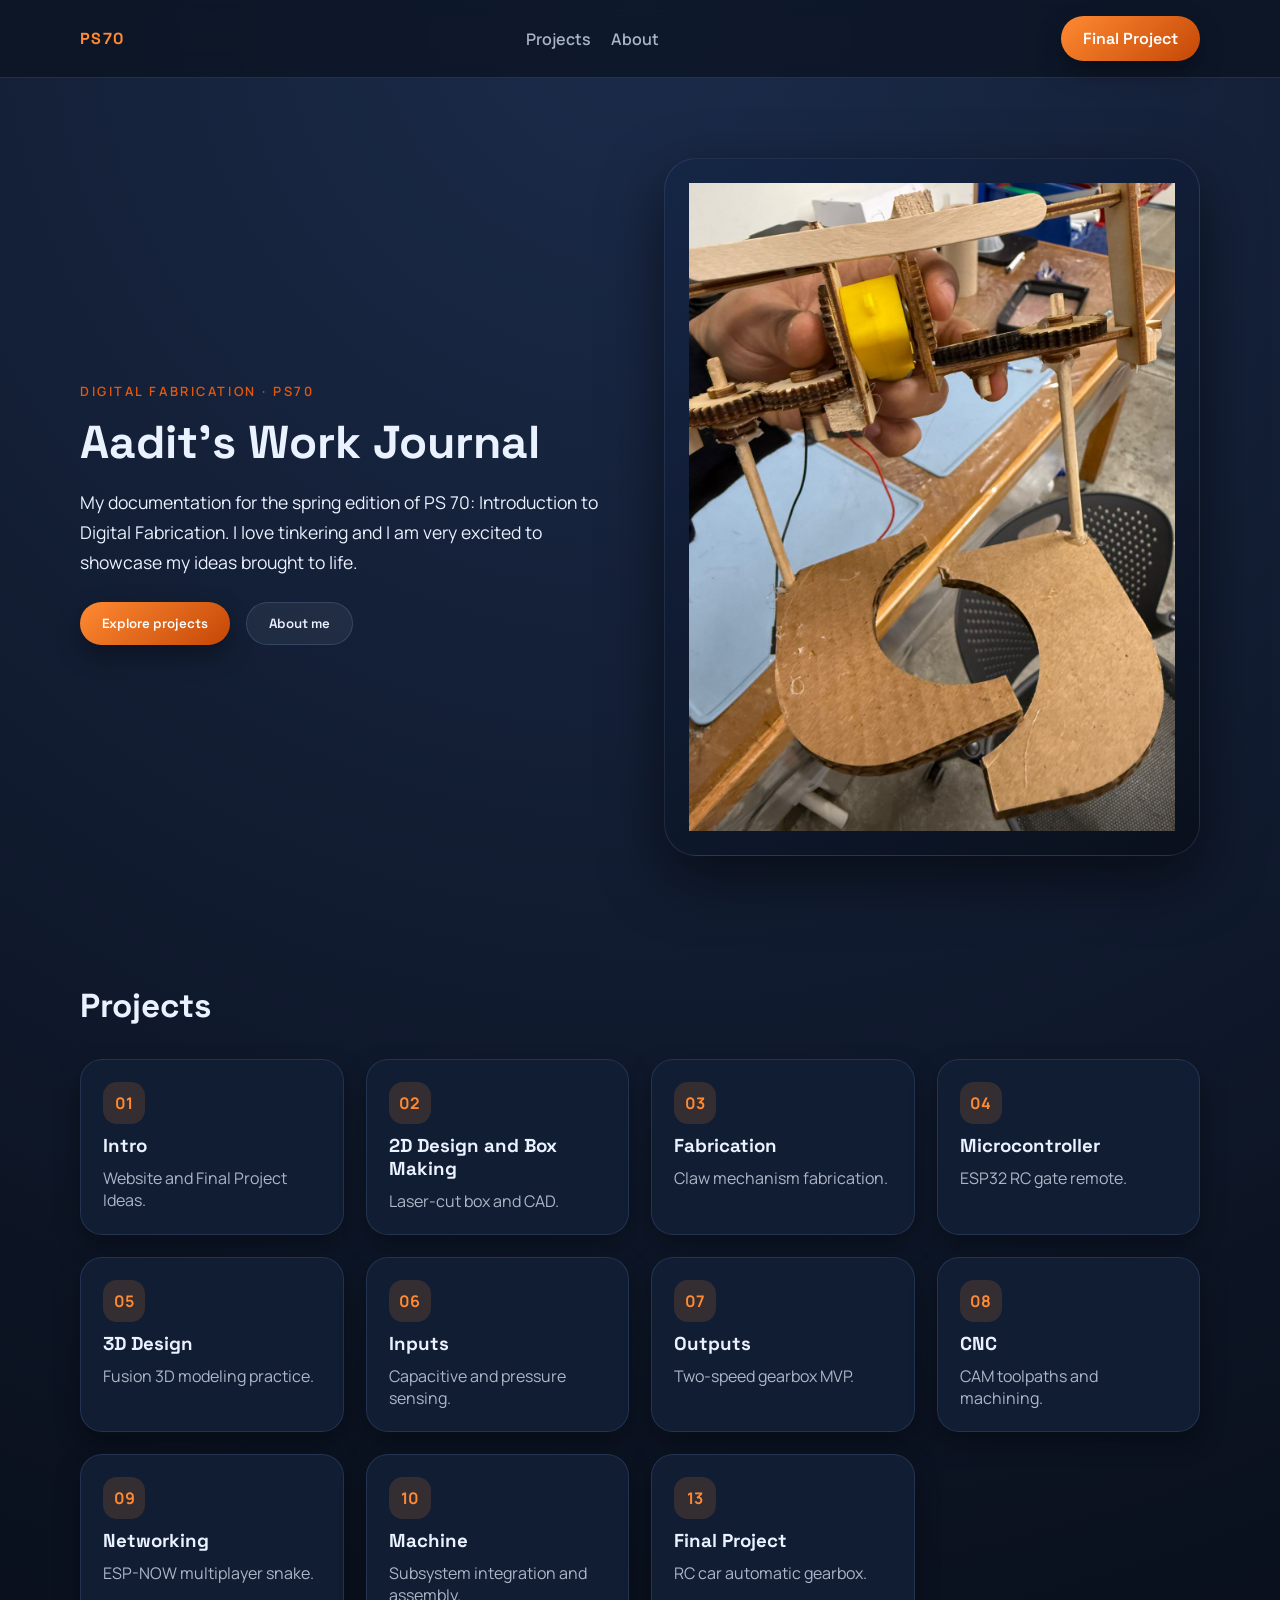
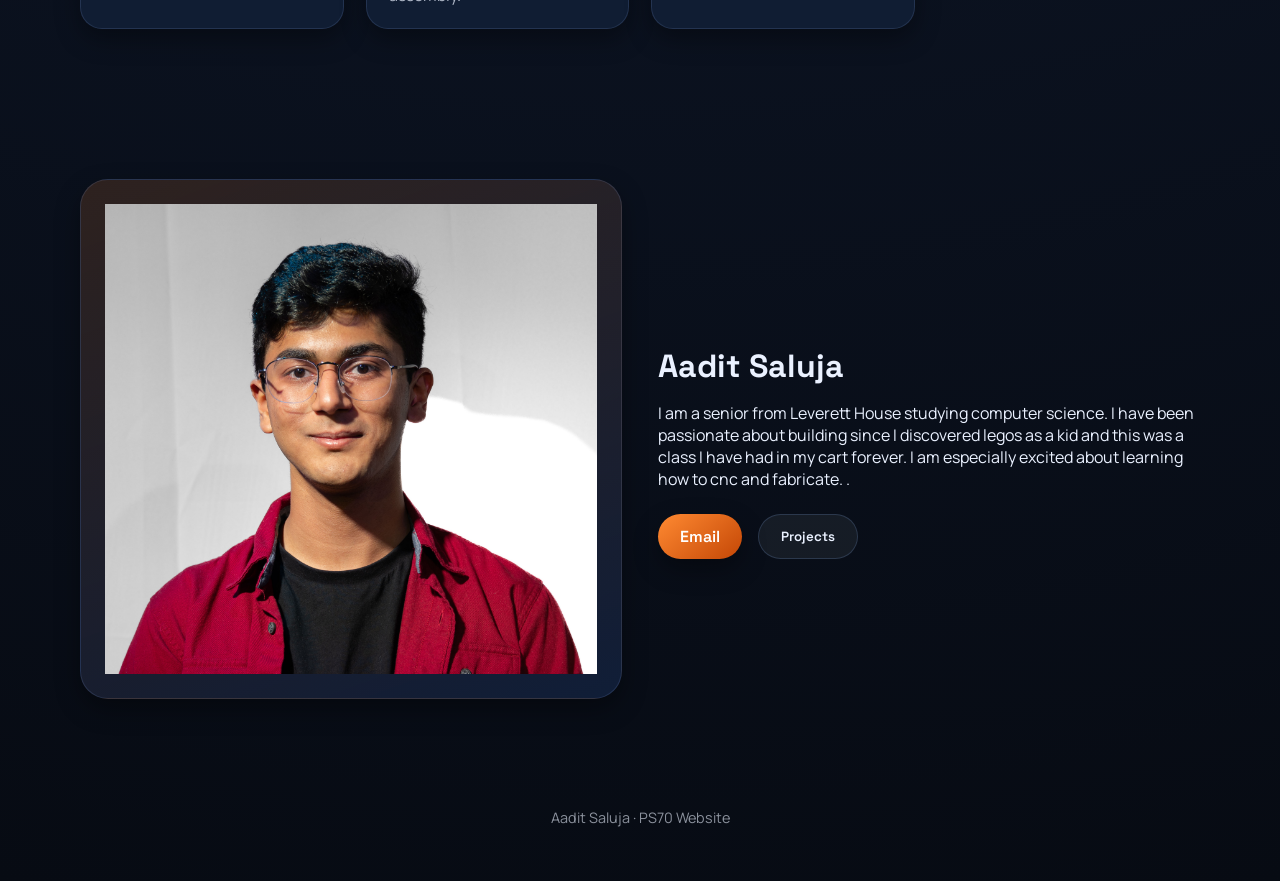
<file: index.html>
<!doctype html>
<html lang="en">
  <head>
    <meta charset="UTF-8" />
    <meta name="viewport" content="width=device-width, initial-scale=1" />
    <title>PS70 Portfolio</title>
    <link rel="stylesheet" href="styles.css" />
  </head>
  <body>
    <header class="site-header">
      <div class="container header-inner">
        <div class="logo">PS70</div>
        <nav class="nav">
          <a href="#projects">Projects</a>
          <a href="#about">About</a>
          <!-- <a href="#contact">Contact</a> -->
        </nav>
        <a class="btn btn-solid" type="button" href="13_finalproject/index.html">Final Project</a>
      </div>
    </header>

    <main>
      <section class="hero" id="top">
        <div class="container hero-grid">
          <div class="hero-copy" data-animate>
            <p class="eyebrow">Digital Fabrication · PS70</p>
            <h1>Aadit's Work Journal</h1>
            <p class="lead">
              My documentation for the spring edition of PS 70: Introduction to Digital Fabrication. I love tinkering and I am very excited to showcase my ideas brought to life.
            </p>
            <div class="hero-actions">
              <button class="btn btn-solid" type="button" data-scroll="#projects">Explore projects</button>
              <button class="btn btn-ghost" type="button" data-scroll="#about">About me</button>
            </div>
          </div>
          <div class="hero-media" data-animate>
            <img src="assets/newhero.jpeg" alt="Abstract orange hero artwork" />
          </div>
        </div>
      </section>

      <section class="projects" id="projects">
        <div class="container">
          <div class="section-title" data-animate>
            <h2>Projects</h2>
            <!-- <p>Each project page contains reproducible ...</p> -->
          </div>
          <div class="project-grid">
            <a class="project-card" href="01_intro/index.html" data-animate>
              <span class="tag">01</span>
              <h3>Intro</h3>
              <p>Website and Final Project Ideas.</p>
            </a>
            <a class="project-card" href="02_2Ddesign/index.html" data-animate>
              <span class="tag">02</span>
              <h3>2D Design and Box Making</h3>
              <p>Laser-cut box and CAD.</p>
            </a>
            <a class="project-card" href="03_fabrication/index.html" data-animate>
              <span class="tag">03</span>
              <h3>Fabrication</h3>
              <p>Claw mechanism fabrication.</p>
            </a>
            <a class="project-card" href="04_microcontroller/index.html" data-animate>
              <span class="tag">04</span>
              <h3>Microcontroller</h3>
              <p>ESP32 RC gate remote.</p>
            </a>
            <a class="project-card" href="05_3Ddesign/index.html" data-animate>
              <span class="tag">05</span>
              <h3>3D Design</h3>
              <p>Fusion 3D modeling practice.</p>
            </a>
            <a class="project-card" href="06_inputs/index.html" data-animate>
              <span class="tag">06</span>
              <h3>Inputs</h3>
              <p>Capacitive and pressure sensing.</p>
            </a>
            <a class="project-card" href="07_outputs/index.html" data-animate>
              <span class="tag">07</span>
              <h3>Outputs</h3>
              <p>Two-speed gearbox MVP.</p>
            </a>
            <a class="project-card" href="08_cnc/index.html" data-animate>
              <span class="tag">08</span>
              <h3>CNC</h3>
              <p>CAM toolpaths and machining.</p>
            </a>
            <a class="project-card" href="09_networking/index.html" data-animate>
              <span class="tag">09</span>
              <h3>Networking</h3>
              <p>ESP-NOW multiplayer snake.</p>
            </a>
            <a class="project-card" href="10_machine/index.html" data-animate>
              <span class="tag">10</span>
              <h3>Machine</h3>
              <p>Subsystem integration and assembly.</p>
            </a>
            <a class="project-card" href="13_finalproject/index.html" data-animate>
              <span class="tag">13</span>
              <h3>Final Project</h3>
              <p>RC car automatic gearbox.</p>
            </a>
          </div>
        </div>
      </section>

      <section class="about" id="about">
        <div class="container about-grid">
          <div class="about-media" data-animate>
            <img src="assets/Test.jpg" alt="Portrait placeholder" />
          </div>
          <div class="about-copy" data-animate>
            <h2>Aadit Saluja</h2>
            <!-- <p class="role">Designer · Builder · Storyteller</p> -->
            <p>
              I am a senior from Leverett House studying computer science. I have been passionate about building since I discovered legos as a kid and this was a class I have had in my cart forever. I am especially excited about learning how to cnc and fabricate. .
            </p>
            <div class="about-actions">
              <!-- <a class="btn btn-solid" href="https://www.linkedin.com/in/aadit-saluja/" target="_blank" rel="noreferrer">LinkedIn</a> -->
              <a class="btn btn-solid" href="mailto:aaditsaluja@college.harvard.edu">Email</a>
              <button class="btn btn-ghost" type="button" data-scroll="#projects">Projects</button>
            </div>
          </div>
        </div>
      </section>

      <!-- <section class="contact" id="contact">
        <div class="container contact-card" data-animate>
          <div>
            <h2>Let’s collaborate</h2>
            <p>Reach out for feedback, collaboration, or project ideas.</p>
          </div>
          <div class="contact-actions">
            <a class="btn btn-solid" href="aaditsaluja@college.harvard.edu">Email</a>
            <a class="btn btn-ghost" href="#top">Back to top</a>
          </div>
        </div>
      </section>
    </main> -->


    <footer class="site-footer">
      <div class="container">
        <p>Aadit Saluja · PS70 Website</p>
      </div>
    </footer>

    <script src="script.js"></script>
  </body>
</html>
</file>
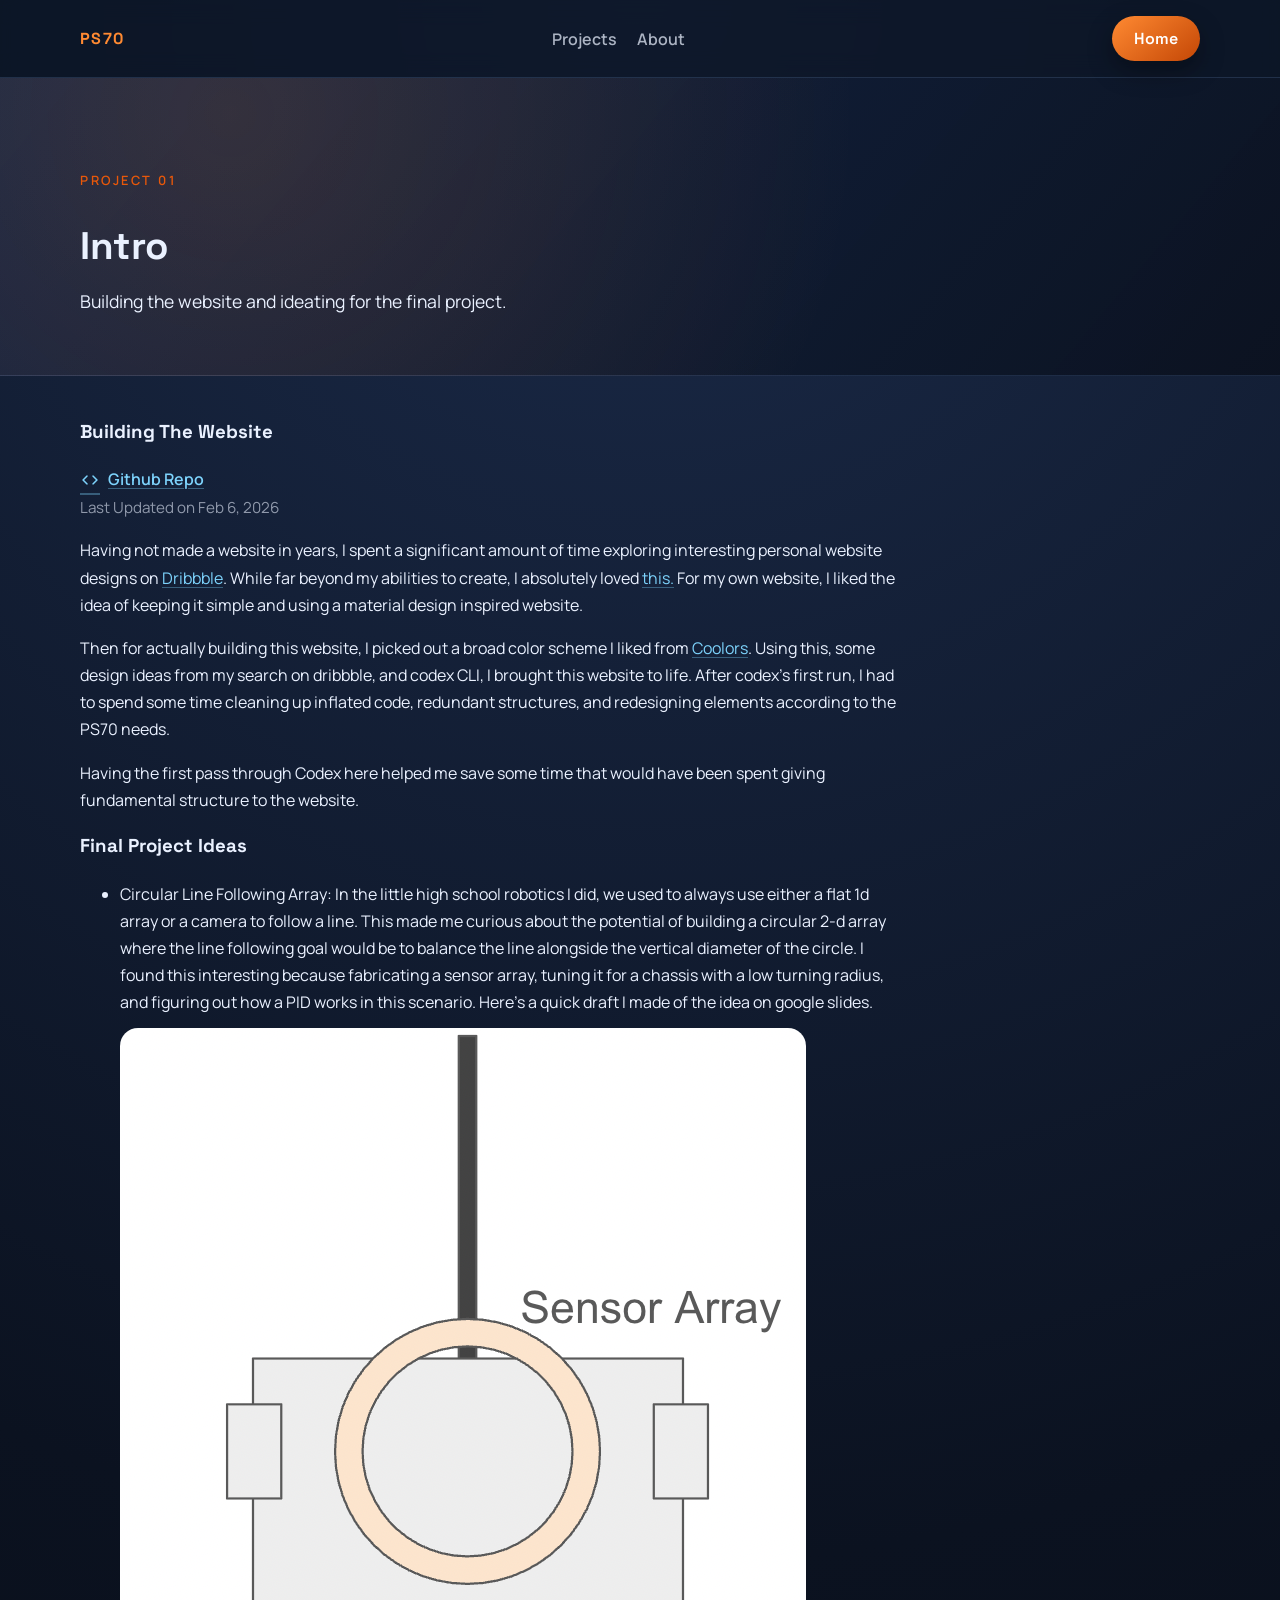
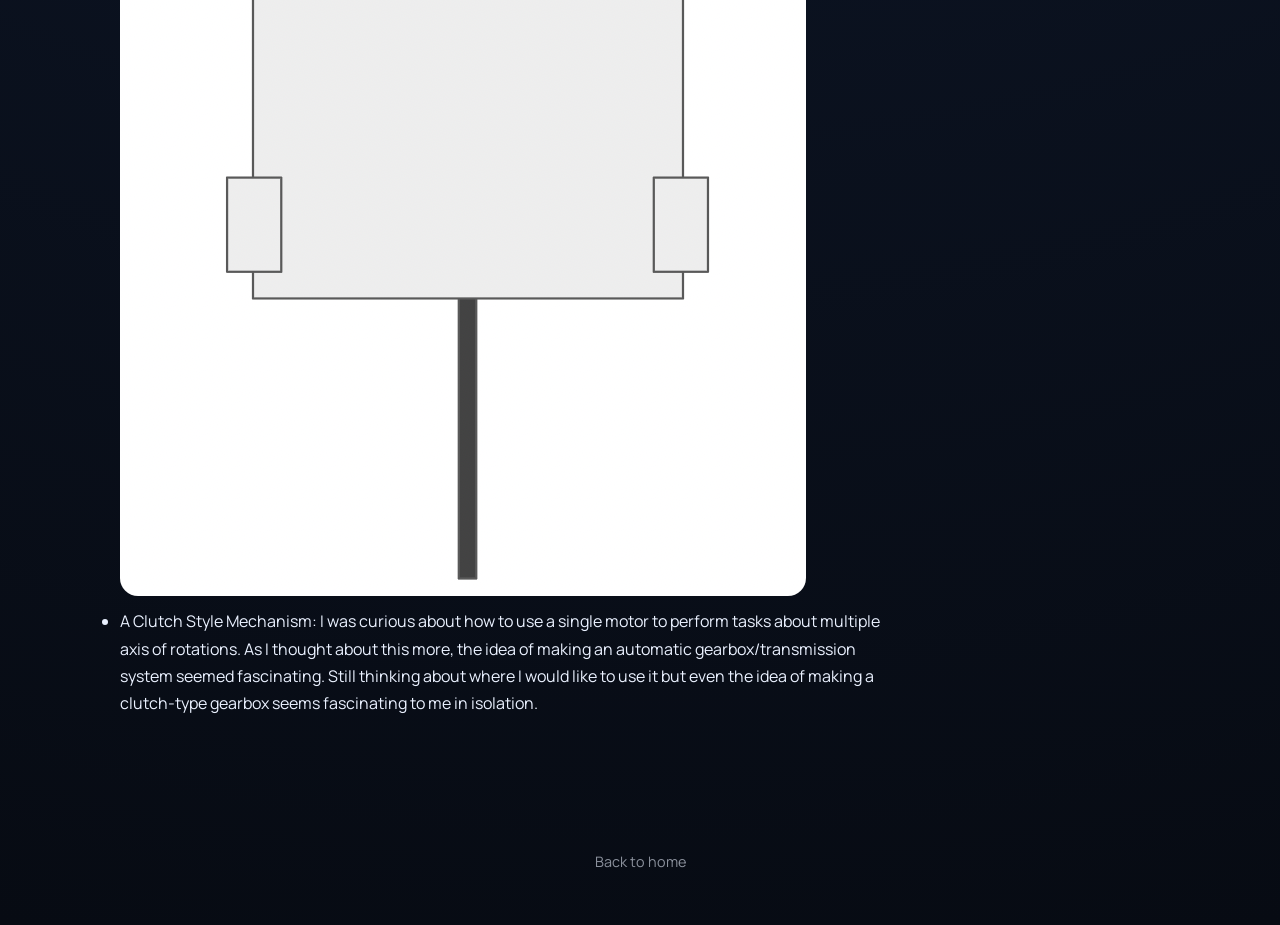
<file: 01_intro/index.html>
<!doctype html>
<html lang="en">
  <head>
    <meta charset="UTF-8" />
    <meta name="viewport" content="width=device-width, initial-scale=1" />
    <title>Intro · PS70</title>
    <link rel="stylesheet" href="../styles.css" />
    <link rel="stylesheet" href="https://fonts.googleapis.com/css2?family=Material+Symbols+Rounded" />
  </head>
  <body>
    <header class="site-header">
      <div class="container header-inner">
        <div class="logo">PS70</div>
        <nav class="nav">
          <a href="../index.html#projects">Projects</a>
          <a href="../index.html#about">About</a>
        </nav>
        <a class="btn btn-solid" href="../index.html">Home</a>
      </div>
    </header>

    <section class="project-hero">
      <div class="container">
        <p class="eyebrow">Project 01</p>
        <h1>Intro</h1>
        <p class="lead">
          Building the website and ideating for the final project.
        </p>
      </div>
    </section>

    <section class="project-content">
      <div class="container">
        <article class="blog-flow" data-animate>
          <h3>Building The Website</h3>
          <div class="blog-links">
            <a class="icon-link" href="https://github.com/AaditSaluja/ps70" aria-label="Source code">
              <span class="material-symbols-rounded" aria-hidden="true">code</span>
              Github Repo
            </a>
          </div>
          <p class="blog-meta">Last Updated on Feb 6, 2026</p>
          <p>Having not made a website in years, I spent a significant amount of time exploring interesting personal website designs on <a href="https://www.dribbble.com/">Dribbble</a>. While far beyond my abilities to create, I absolutely loved <a href="https://bryantcodes.art/">this.</a> For my own website, I liked the idea of keeping it simple and using a material design inspired website.</p>
          <p>
            Then for actually building this website, I picked out a broad color scheme I liked from <a href="https://www.coolors.co/">Coolors</a>. Using this, some design ideas from my search on dribbble, and codex CLI, I brought this website to life. After codex's first run, I had to spend some time cleaning up inflated code, redundant structures, and redesigning elements according to the PS70 needs.
          </p>
          <p>
            Having the first pass through Codex here helped me save some time that would have been spent giving fundamental structure to the website.
          </p>

          <h3>Final Project Ideas</h3>
          <ul>
            <li>Circular Line Following Array: In the little high school robotics I did, we used to always use either a flat 1d array or a camera to follow a line. This made me curious about the potential of building a circular 2-d array where the line following goal would be to balance the line alongside the vertical diameter of the circle. I found this interesting because fabricating a sensor array, tuning it for a chassis with a low turning radius, and figuring out how a PID works in this scenario. Here's a quick draft I made of the idea on google slides. <img src="../assets/Drawing.png" alt="Project image placeholder" /></li>
            <li>A Clutch Style Mechanism: I was curious about how to use a single motor to perform tasks about multiple axis of rotations. As I thought about this more, the idea of making an automatic gearbox/transmission system seemed fascinating. Still thinking about where I would like to use it but even the idea of making a clutch-type gearbox seems fascinating to me in isolation.</li>
          </ul>
         
        </article>
      </div>
    </section>

    <footer class="site-footer">
      <div class="container">
        <p><a href="../index.html">Back to home</a></p>
      </div>
    </footer>

    <script src="../script.js"></script>
  </body>
</html>
</file>
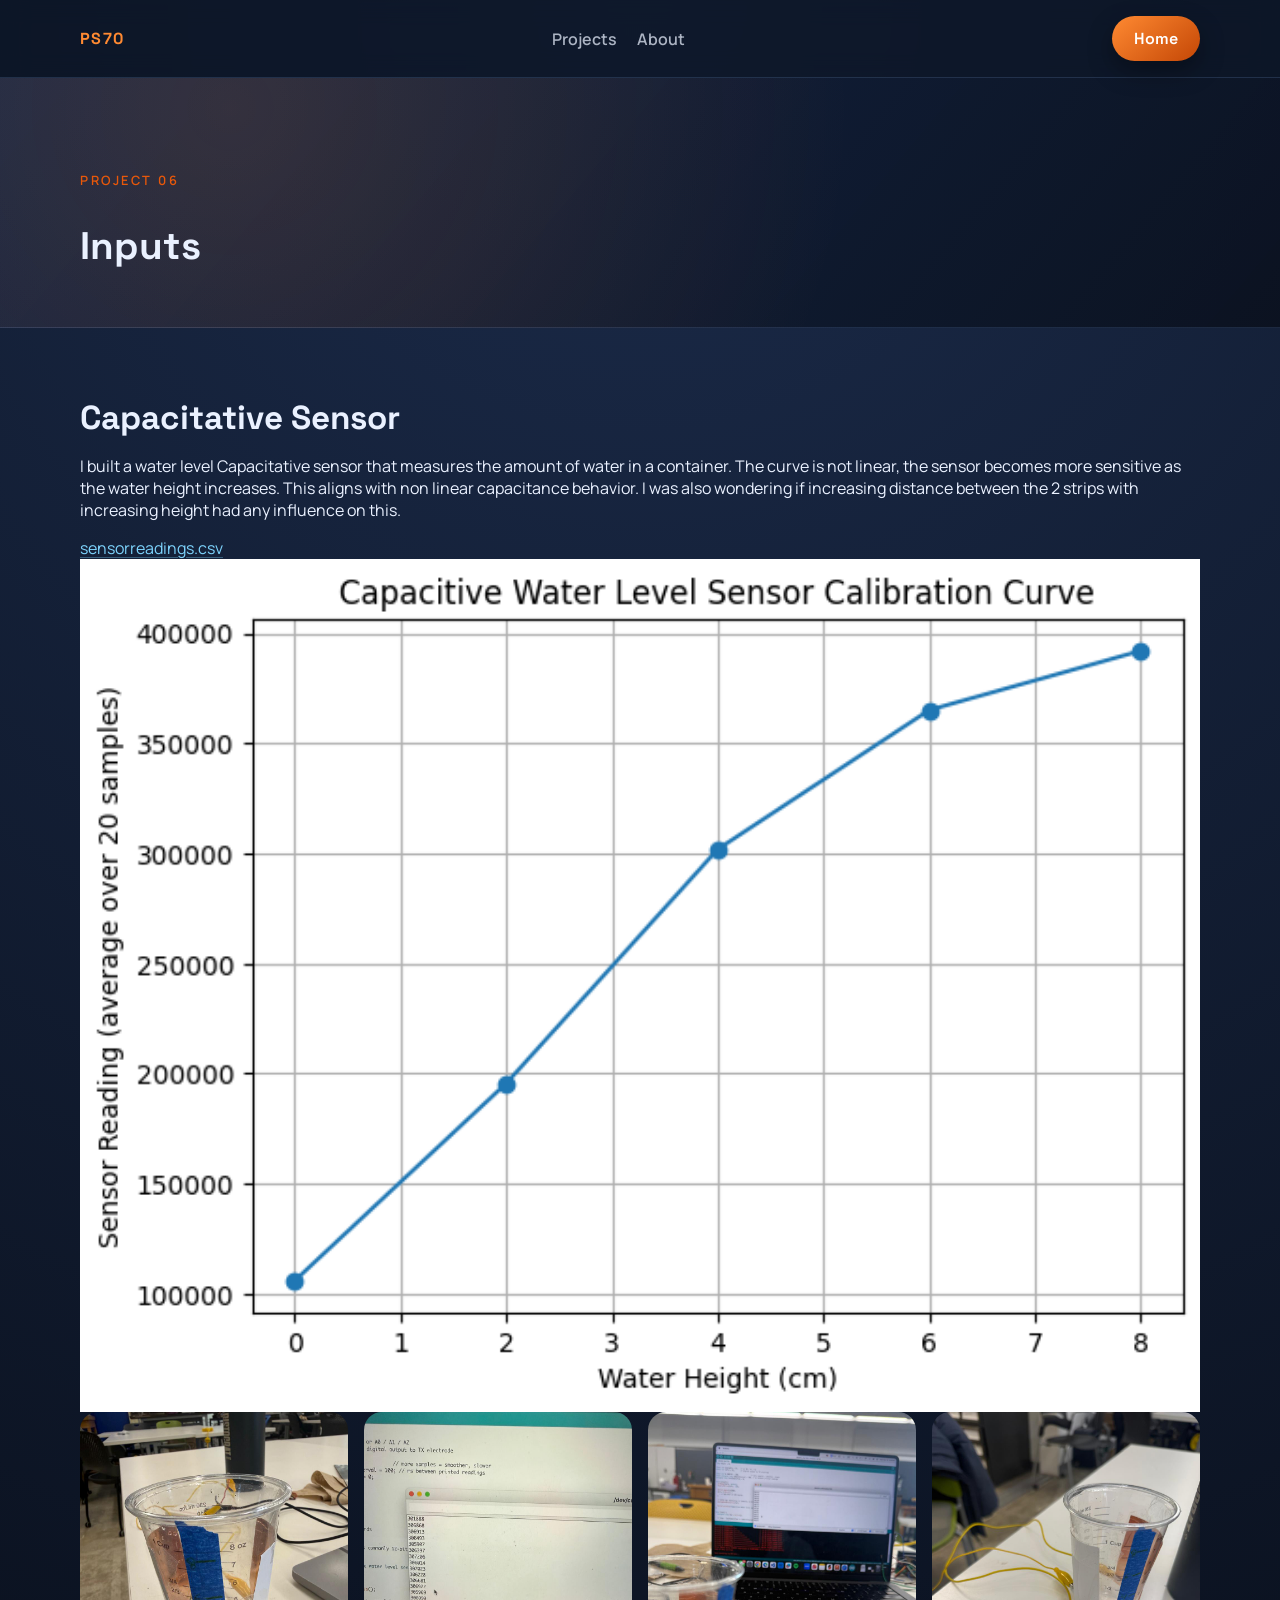
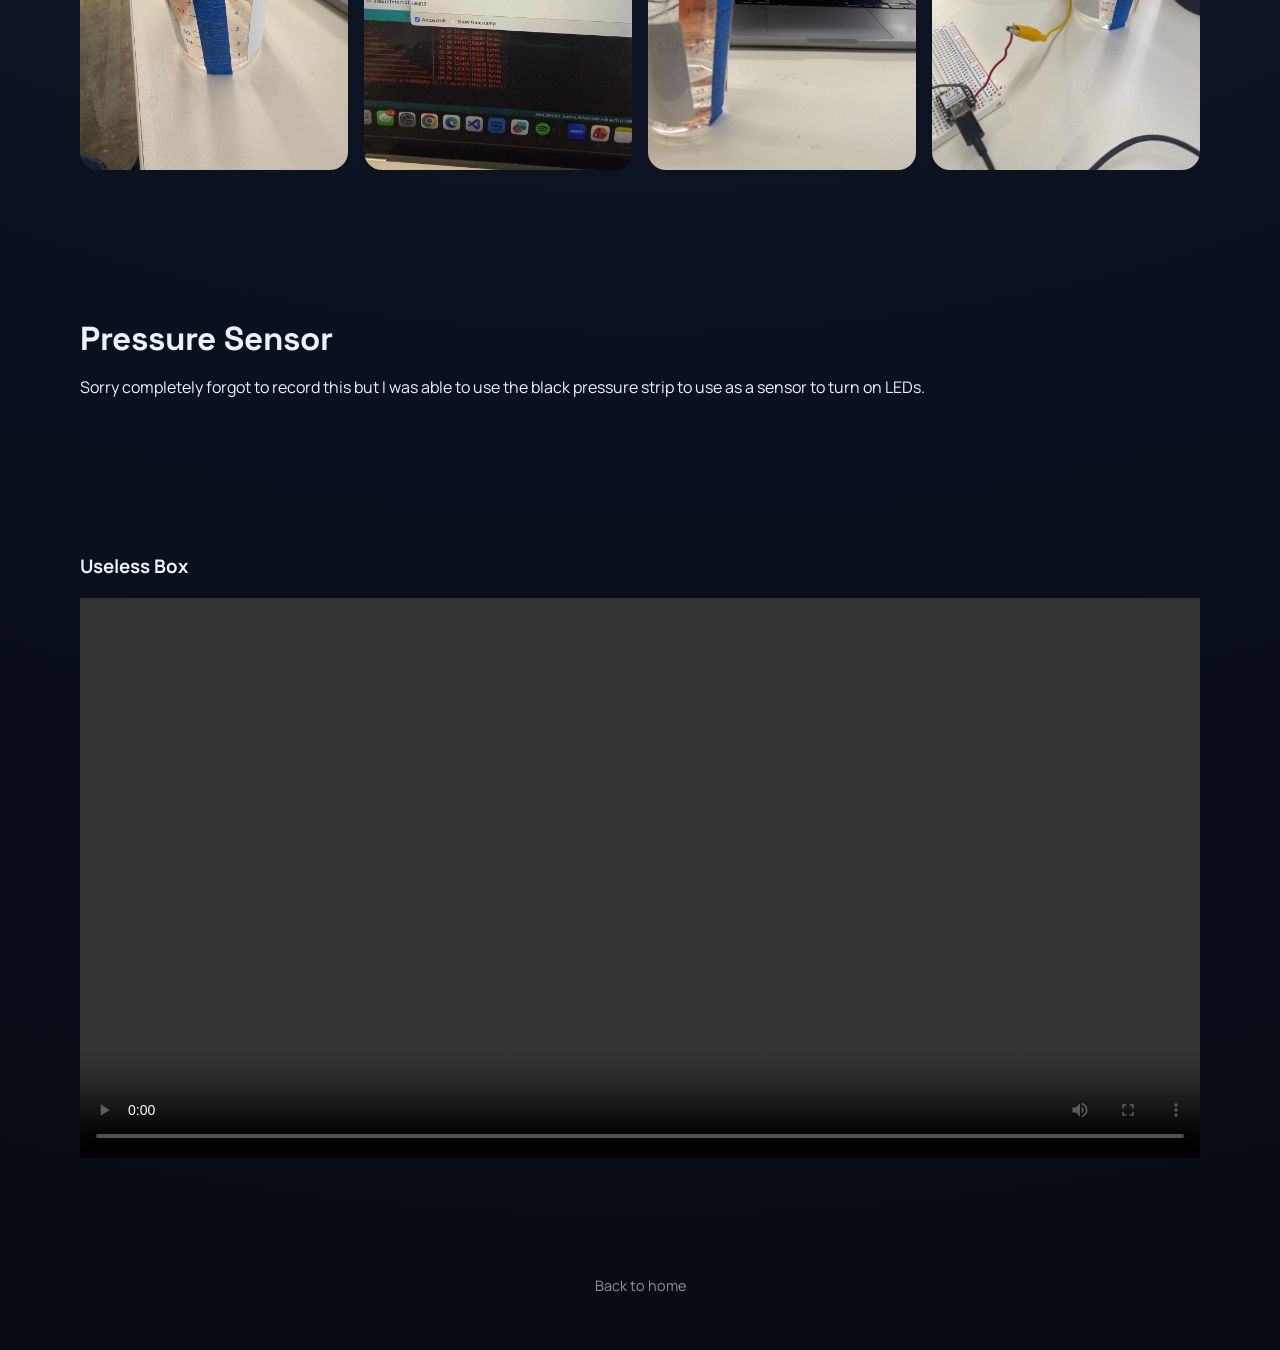
<file: 06_inputs/index.html>
<!doctype html>
<html lang="en">
  <head>
    <meta charset="UTF-8" />
    <meta name="viewport" content="width=device-width, initial-scale=1" />
    <title>Outputs · PS70</title>
    <link rel="stylesheet" href="../styles.css" />
  </head>
  <body>
    <header class="site-header">
      <div class="container header-inner">
        <div class="logo">PS70</div>
        <nav class="nav">
          <a href="../index.html#projects">Projects</a>
          <a href="../index.html#about">About</a>
        </nav>
        <a class="btn btn-solid" href="../index.html">Home</a>
      </div>
    </header>

    <section class="project-hero">
      <div class="container">
        <p class="eyebrow">Project 06</p>
        <h1>Inputs</h1>
        <p class="lead">
          <!-- Design feedback loops through light, motion, sound, or actuation. -->
        </p>
      </div>
    </section>

    <section class="project-content">
      <div class="container">
        <div class="section-title" data-animate>
          <h2>Capacitative Sensor</h2>
        </div>
        <p>I built a water level Capacitative sensor that measures the amount of water in a container. The curve is not linear, the sensor becomes more sensitive as the water height increases. This aligns with non linear capacitance behavior. I was also wondering if increasing distance between the 2 strips with increasing height had any influence on this.</p>
        <a href="../assets/sensorreadings.csv" download>sensorreadings.csv</a>
        <img src="../assets/graph.png" alt="Capacitative sensor graph" style="width: 100%; display: block;" />
        <div class="simple-gallery" data-animate>
          <img src="../assets/gl1.jpeg" alt="Gallery image 1" />
          <img src="../assets/gl2.jpeg" alt="Gallery image 2" />
          <img src="../assets/gl3.jpeg" alt="Gallery image 3" />
          <img src="../assets/gl4.jpeg" alt="Gallery image 4" />
        </div>
      </div>
    </section>

    <section class="project-content">
      <div class="container">
        <div class="section-title" data-animate>
          <h2>Pressure Sensor</h2>
        </div>
        <p>Sorry completely forgot to record this but I was able to use the black pressure strip to use as a sensor to turn on LEDs.</p>
      </div>
    </section>

    <section class="project-content">
      <div class="container">
        <div class="section-title" data-animate>
          <h3>Useless Box</h3>
        </div>
        <video src="../assets/vid1.mp4" controls style="width: 100%; display: block;"></video>
      </div>
    </section>

    <!-- <section class="project-content">
      <div class="container info-grid">
        <div class="info-card" data-animate>
          <h3>Actuation</h3>
          <p>Detail hardware choices and power requirements.</p>
        </div>
        <div class="info-card" data-animate>
          <h3>Interface</h3>
          <p>Show how outputs communicate with users.</p>
        </div>
        <div class="info-card" data-animate>
          <h3>Demo</h3>
          <p>Embed short clips or GIFs that capture motion.</p>
        </div>
      </div>
    </section> -->

    <footer class="site-footer">
      <div class="container">
        <p><a href="../index.html">Back to home</a></p>
      </div>
    </footer>

    <script src="../script.js"></script>
  </body>
</html>
</file>
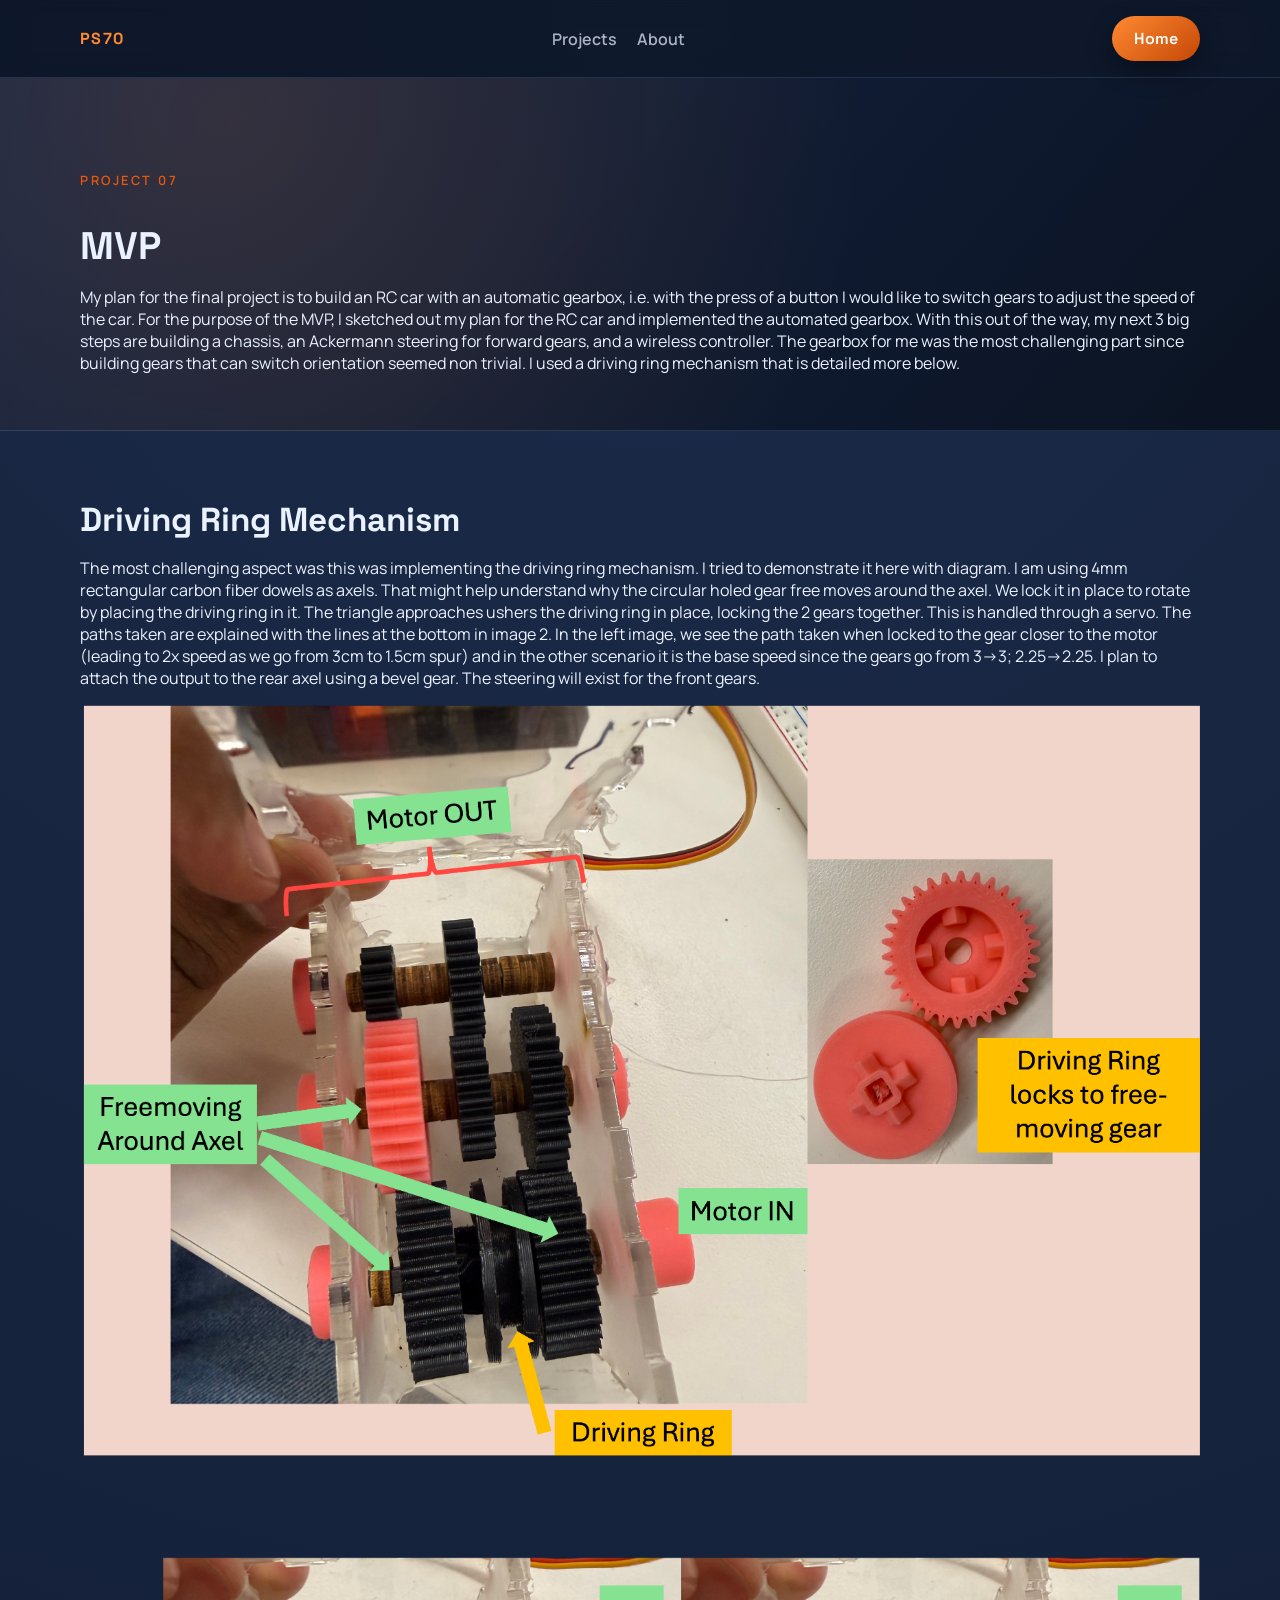
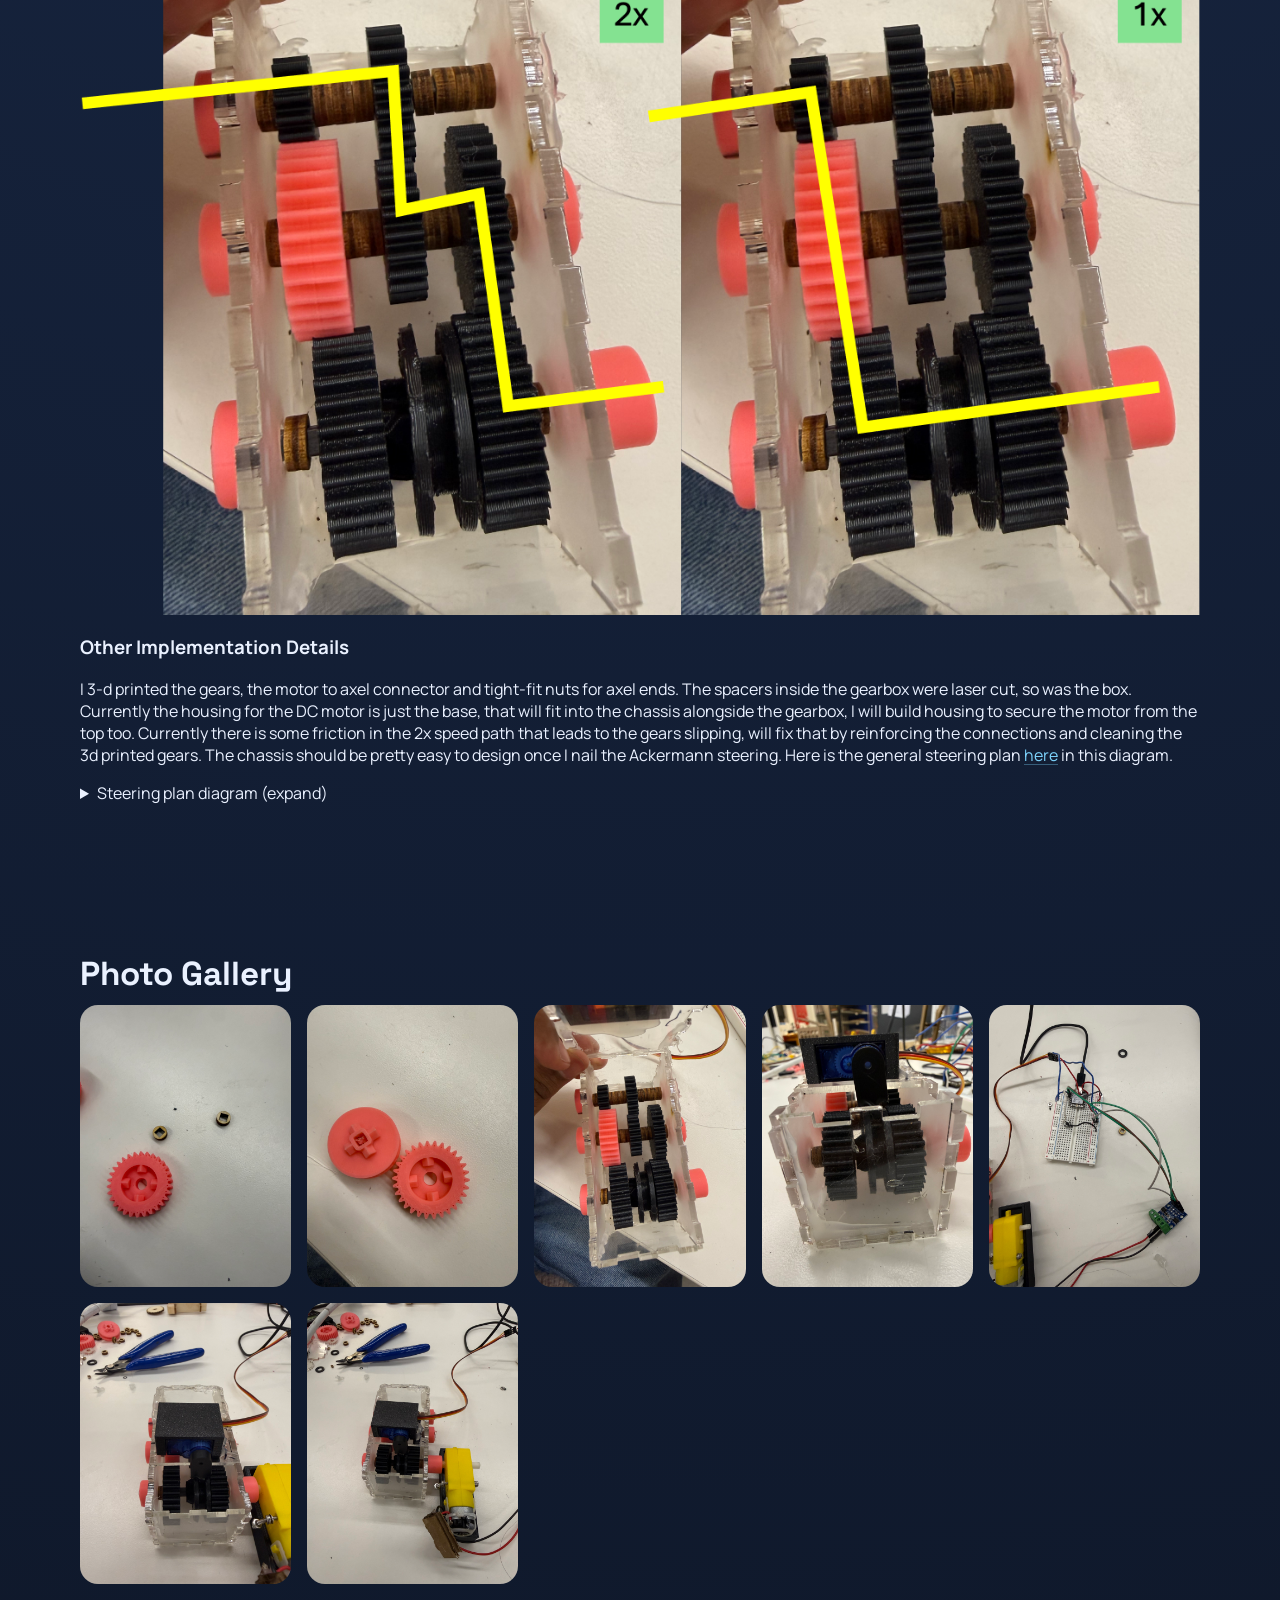
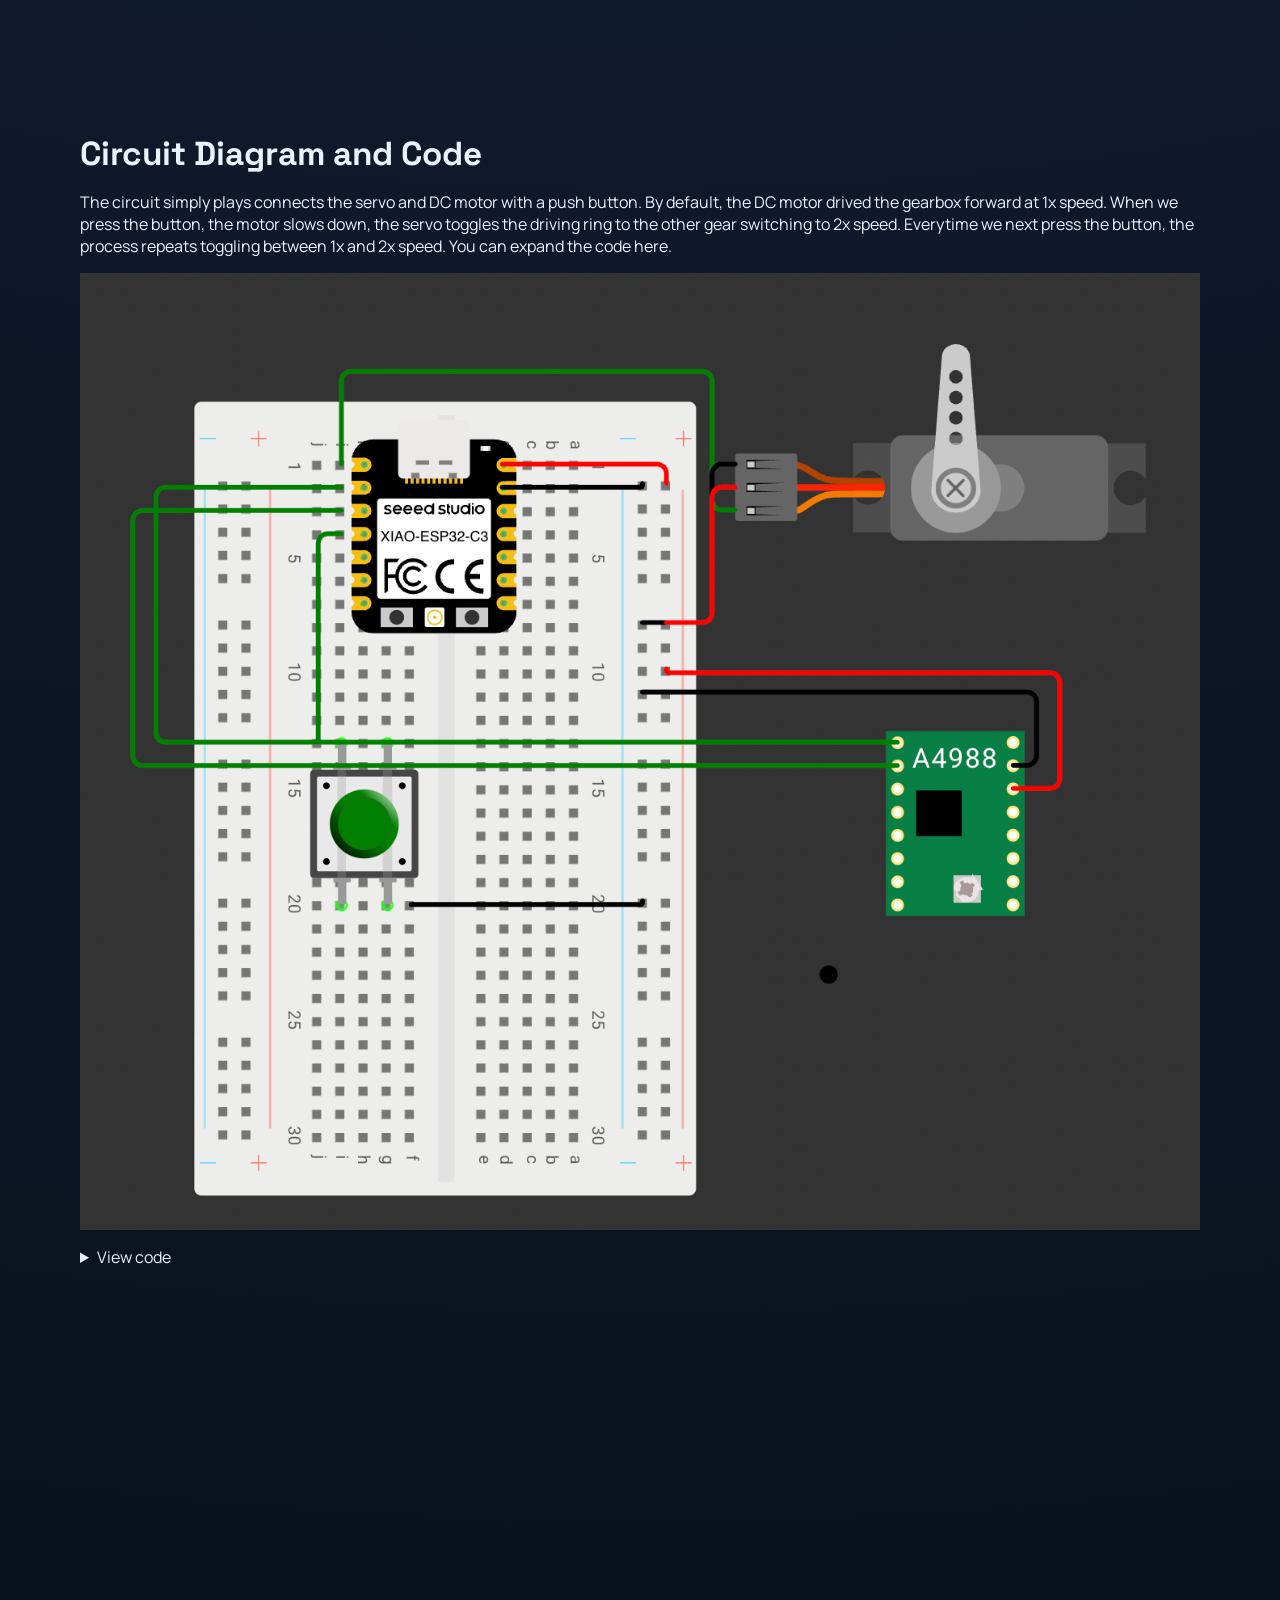
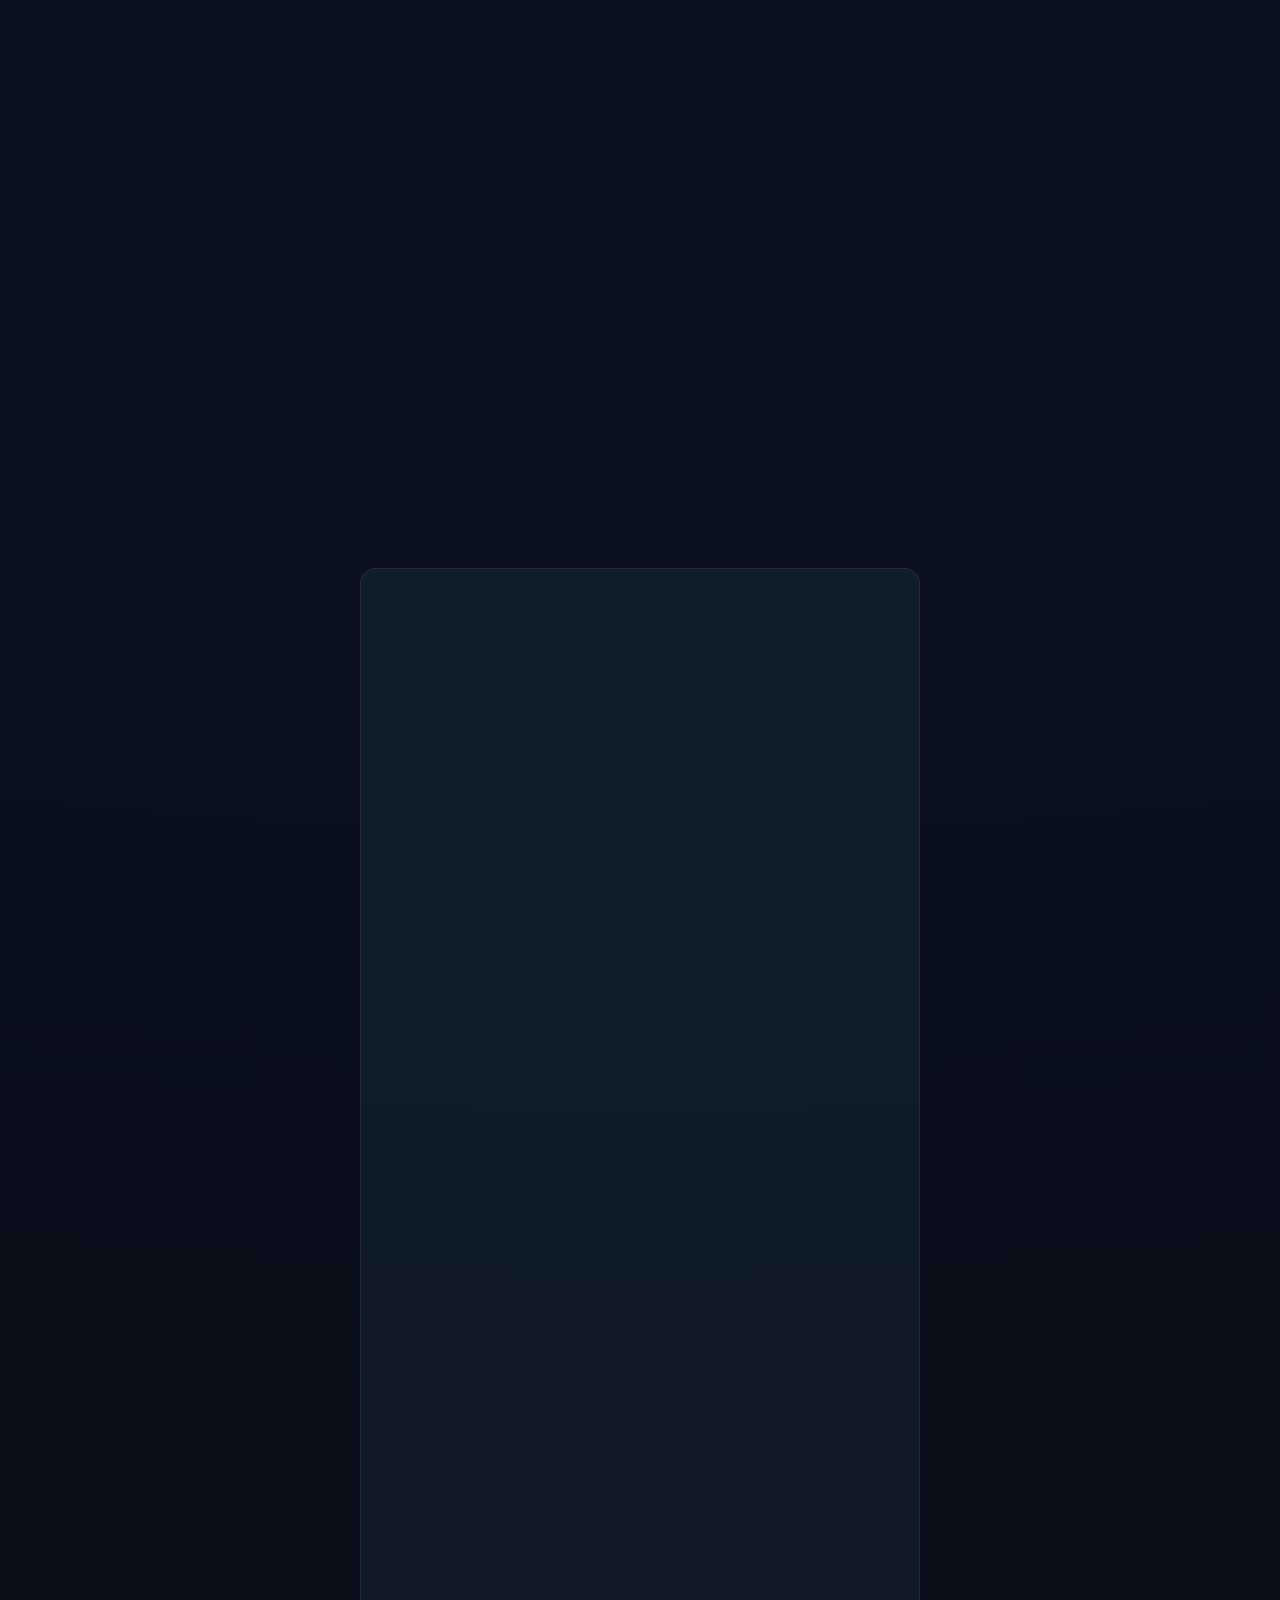
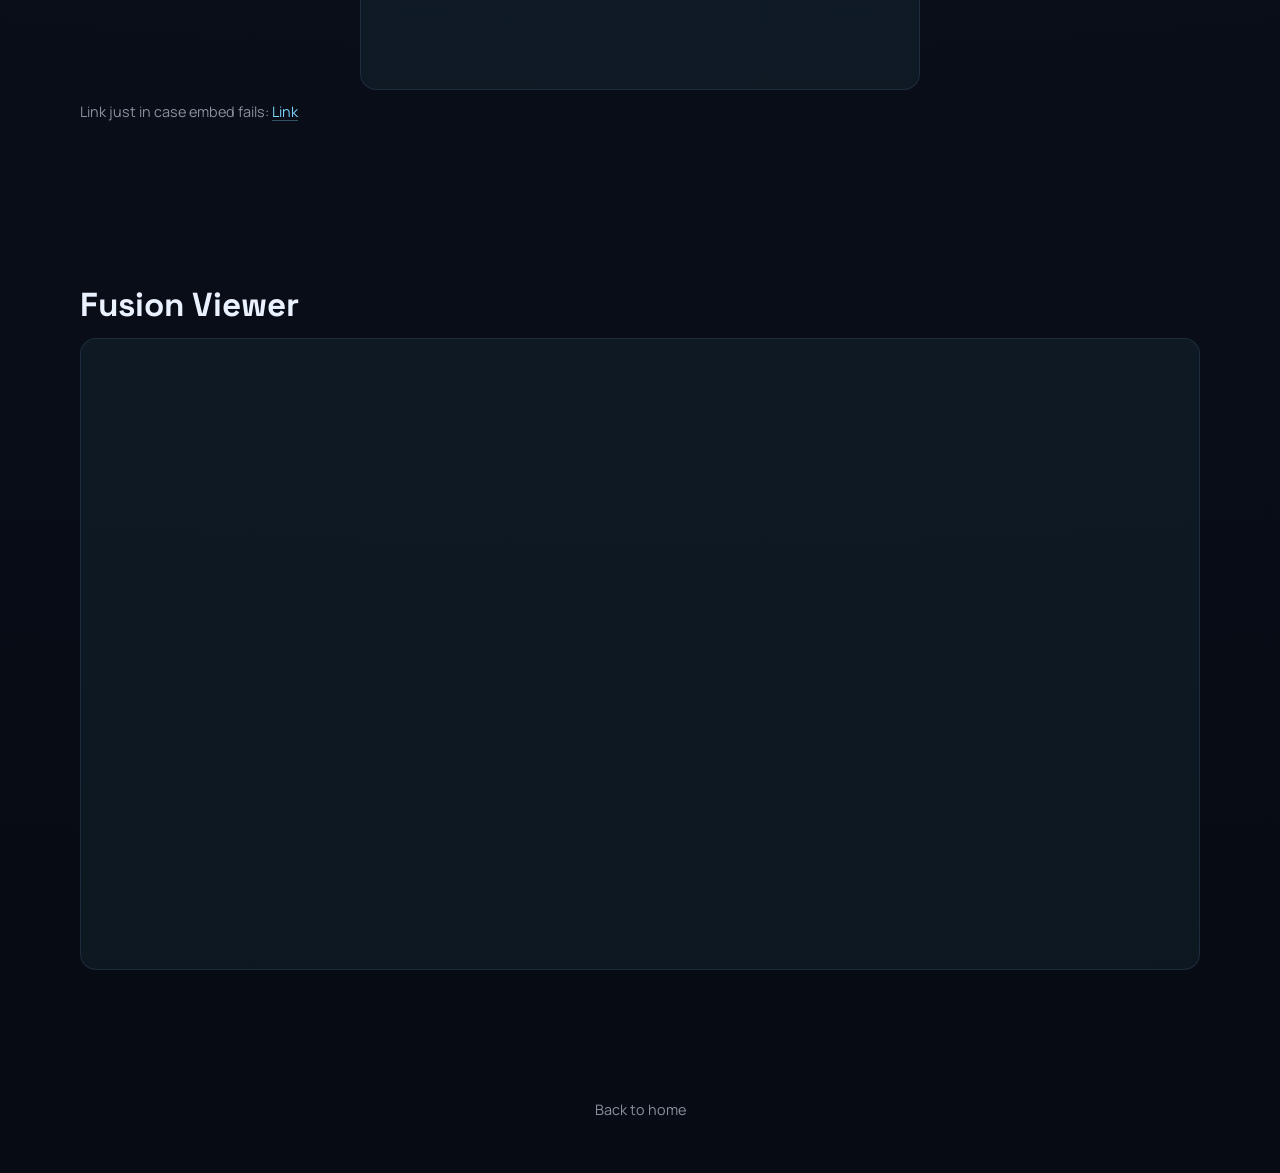
<file: 07_outputs/index.html>
<!doctype html>
<html lang="en">
  <head>
    <meta charset="UTF-8" />
    <meta name="viewport" content="width=device-width, initial-scale=1" />
    <title>MVP · PS70</title>
    <link rel="stylesheet" href="../styles.css" />
    <style>
      .video-gallery {
        display: grid;
        grid-template-columns: repeat(auto-fit, minmax(200px, 1fr));
        gap: 16px;
        align-items: start;
      }

      .video-card {
        display: flex;
        flex-direction: column;
        align-items: center;
        gap: 8px;
      }

      .video-embed.vertical {
        padding-top: 125%;
        width: 100%;
        max-width: 240px;
        margin: 0;
      }

      .video-embed.vertical.large {
        max-width: 560px;
        margin: 12px auto;
      }

      .video-embed.vertical.large {
        padding-top: 100%;
      }

      .video-card .caption {
        text-align: center;
      }
    </style>
  </head>
  <body>
    <header class="site-header">
      <div class="container header-inner">
        <div class="logo">PS70</div>
        <nav class="nav">
          <a href="../index.html#projects">Projects</a>
          <a href="../index.html#about">About</a>
        </nav>
        <a class="btn btn-solid" href="../index.html">Home</a>
      </div>
    </header>

    <section class="project-hero">
      <div class="container">
        <p class="eyebrow">Project 07</p>
        <h1>MVP</h1>
        <p>My plan for the final project is to build an RC car with an automatic gearbox, i.e. with the press of a button I would like to switch gears to adjust the speed of the car. For the purpose of the MVP, I sketched out my plan for the RC car and implemented the automated gearbox. With this out of the way, my next 3 big steps are building a chassis, an Ackermann steering for forward gears, and a wireless controller. The gearbox for me was the most challenging part since building gears that can switch orientation seemed non trivial. I used a driving ring mechanism that is detailed more below.</p>

        </div>
    </section>

    <section class="project-content">
      <div class="container">
        <div class="section-title" data-animate>
          <h2>Driving Ring Mechanism</h2>
        </div>
        <p>The most challenging aspect was this was implementing the driving ring mechanism. I tried to demonstrate it here with diagram. I am using 4mm rectangular carbon fiber dowels as axels. That might help understand why the circular holed gear free moves around the axel. We lock it in place to rotate by placing the driving ring in it. The triangle approaches ushers the driving ring in place, locking the 2 gears together. This is handled through a servo. The paths taken are explained with the lines at the bottom in image 2. In the left image, we see the path taken when locked to the gear closer to the motor (leading to 2x speed as we go from 3cm to 1.5cm spur) and in the other scenario it is the base speed since the gears go from 3->3; 2.25->2.25. I plan to attach the output to the rear axel using a bevel gear. The steering will exist for the front gears.</p>
        <img src="../assets/mvp_exp1.png" alt="Circuit diagram" style="width: 100%; display: block;" />
        <img src="../assets/mvp_exp2.png" alt="Circuit diagram" style="width: 100%; display: block;" />
        <h3>Other Implementation Details</h3>
        <p>I 3-d printed the gears, the motor to axel connector and tight-fit nuts for axel ends. The spacers inside the gearbox were laser cut, so was the box. Currently the housing for the DC motor is just the base, that will fit into the chassis alongside the gearbox, I will build housing to secure the motor from the top too. Currently there is some friction in the 2x speed path that leads to the gears slipping, will fix that by reinforcing the connections and cleaning the 3d printed gears. The chassis should be pretty easy to design once I nail the Ackermann steering. Here is the general steering plan <a href="#steering-plan">here</a> in this diagram.</p>
        <details id="steering-plan" style="margin-top: 12px;">
          <summary>Steering plan diagram (expand)</summary>
          <img src="../assets/ChassisPlan.png" alt="Steering plan diagram" style="width: 100%; display: block; margin-top: 12px;" />
        </details>
      </div>
    </section>

    <section class="project-content">
      <div class="container">
        <div class="section-title" data-animate>
          <h2>Photo Gallery</h2>
        </div>
        <div class="simple-gallery" data-animate>
          <img src="../assets/mvp_0.jpeg" alt="MVP photo 0" />
          <img src="../assets/mvp_00.jpeg" alt="MVP photo 00" />
          <img src="../assets/mvp_1.jpeg" alt="MVP photo 1" />
          <img src="../assets/mvp_2.jpeg" alt="MVP photo 2" />
          <img src="../assets/mvp_3.jpeg" alt="MVP photo 3" />
          <img src="../assets/mvp_4.jpeg" alt="MVP photo 4" />
          <img src="../assets/mvp_5.jpeg" alt="MVP photo 5" />
        </div>
      </div>
    </section>

        <section class="project-content">
      <div class="container">
        <div class="section-title" data-animate>
          <h2>Circuit Diagram and Code</h2>
        </div>
        <p>The circuit simply plays connects the servo and DC motor with a push button. By default, the DC motor drived the gearbox forward at 1x speed. When we press the button, the motor slows down, the servo toggles the driving ring to the other gear switching to 2x speed. Everytime we next press the button, the process repeats toggling between 1x and 2x speed. You can expand the code here.</p>
        <img src="../assets/mvpcirc.png" alt="Circuit diagram" style="width: 100%; display: block;" />
        <details style="margin-top: 16px;">
          <summary>View code</summary>
          <div class="code-block" style="margin-top: 12px;">
            <pre><code class="language-cpp">#include &lt;ESP32Servo.h&gt;

class GearMotorController {
private:
  Servo servo;

  const int servoPin;
  const int motorPin1;
  const int motorPin2;
  const int buttonPin;

  const int posA = 62;
  const int posB = 29;

  int currentServoPos;
  bool atPosA;
  bool lastButtonState;

public:
  GearMotorController(int sPin, int mPin1, int mPin2, int bPin)
      : servoPin(sPin),
        motorPin1(mPin1),
        motorPin2(mPin2),
        buttonPin(bPin),
        currentServoPos(62),
        atPosA(true),
        lastButtonState(HIGH) {}

  void begin() {
    pinMode(motorPin1, OUTPUT);
    pinMode(motorPin2, OUTPUT);
    pinMode(buttonPin, INPUT_PULLUP);  // button to GND

    servo.attach(servoPin);

    // Start servo at 62, experimentally had to tune this
    servo.write(posA);
    currentServoPos = posA;
    delay(1000);

    startMotor();
  }

  void update() {
    bool buttonState = digitalRead(buttonPin);

    // Detect button press (HIGH -> LOW)
    if (lastButtonState == HIGH && buttonState == LOW) {
      handleButtonPress();
      delay(50);  // simple debounce
    }

    lastButtonState = buttonState;
  }

private:
  void startMotor() {
    digitalWrite(motorPin1, LOW);
    digitalWrite(motorPin2, LOW);
  }

  void stopMotor() {
    digitalWrite(motorPin1, LOW);
    digitalWrite(motorPin2, LOW);
  }

  void moveServoSlowly(int targetPos) {
    if (currentServoPos < targetPos) {
      for (int pos = currentServoPos; pos <= targetPos; pos++) {
        servo.write(pos);
        delay(30);
      }
    } else {
      for (int pos = currentServoPos; pos >= targetPos; pos--) {
        servo.write(pos);
        delay(30);
      }
    }
    currentServoPos = targetPos;
  }

  void handleButtonPress() {
    stopMotor();
    delay(300);

    if (atPosA) {
      moveServoSlowly(posB);  // 62 -> 29
      atPosA = false;
    } else {
      moveServoSlowly(posA);  // 29 -> 62
      atPosA = true;
    }

    delay(300);
    startMotor();
  }
};

GearMotorController controller(D0, D1, D2, D3);

void setup() {
  controller.begin();
}

void loop() {
  controller.update();
}</code></pre>
          </div>
        </details>
      </div>
    </section>

    <section class="project-content">
      <div class="container">
        <div class="section-title" data-animate>
          <h2>Video Gallery</h2>
        </div>
        <div class="video-gallery" data-animate>
          <div class="video-card">
            <div class="video-embed vertical">
              <iframe
                src="https://www.youtube.com/embed/-QSk_n2vlbg"
                title="MVP video 1"
                allow="accelerometer; autoplay; clipboard-write; encrypted-media; gyroscope; picture-in-picture; web-share"
                referrerpolicy="strict-origin-when-cross-origin"
                allowfullscreen
              ></iframe>
            </div>
            <p class="caption">
              Link just in case embed fails:
              <a href="https://youtube.com/shorts/-QSk_n2vlbg?feature=share">Link</a>
            </p>
          </div>
          <div class="video-card">
            <div class="video-embed vertical">
              <iframe
                src="https://www.youtube.com/embed/MnZBZMkxMYc"
                title="MVP video 2"
                allow="accelerometer; autoplay; clipboard-write; encrypted-media; gyroscope; picture-in-picture; web-share"
                referrerpolicy="strict-origin-when-cross-origin"
                allowfullscreen
              ></iframe>
            </div>
            <p class="caption">
              Link just in case embed fails:
              <a href="https://youtube.com/shorts/MnZBZMkxMYc?feature=share">Link</a>
            </p>
          </div>
          <div class="video-card">
            <div class="video-embed vertical">
              <iframe
                src="https://www.youtube.com/embed/44cZJ3HWafI"
                title="MVP video 3"
                allow="accelerometer; autoplay; clipboard-write; encrypted-media; gyroscope; picture-in-picture; web-share"
                referrerpolicy="strict-origin-when-cross-origin"
                allowfullscreen
              ></iframe>
            </div>
            <p class="caption">
              Link just in case embed fails:
              <a href="https://youtube.com/shorts/44cZJ3HWafI?feature=share">Link</a>
            </p>
          </div>
        </div>
      </div>
    </section>

    <section class="project-content">
      <div class="container">
        <div class="section-title" data-animate>
          <h2>Full Demo</h2>
        </div>
        <div class="video-embed vertical large" data-animate>
          <iframe
            src="https://www.youtube.com/embed/RuzufznhiqA"
            title="MVP full demo"
            allow="accelerometer; autoplay; clipboard-write; encrypted-media; gyroscope; picture-in-picture; web-share"
            referrerpolicy="strict-origin-when-cross-origin"
            allowfullscreen
          ></iframe>
        </div>
        <p class="caption">
          Link just in case embed fails:
          <a href="https://youtube.com/shorts/RuzufznhiqA?feature=share">Link</a>
        </p>
      </div>
    </section>

    <section class="project-content">
      <div class="container">
        <div class="section-title" data-animate>
          <h2>Fusion Viewer</h2>
        </div>
        <div class="video-embed" data-animate>
          <iframe
            src="https://college654.autodesk360.com/shares/public/SH28cd1QT2badd0ea72b3035202dd6760600?mode=embed"
            title="Fusion 360 viewer"
            allowfullscreen="true"
            webkitallowfullscreen="true"
            mozallowfullscreen="true"
            frameborder="0"
          ></iframe>
        </div>
      </div>
    </section>

    <footer class="site-footer">
      <div class="container">
        <p><a href="../index.html">Back to home</a></p>
      </div>
    </footer>

    <script src="../script.js"></script>
  </body>
</html>
</file>
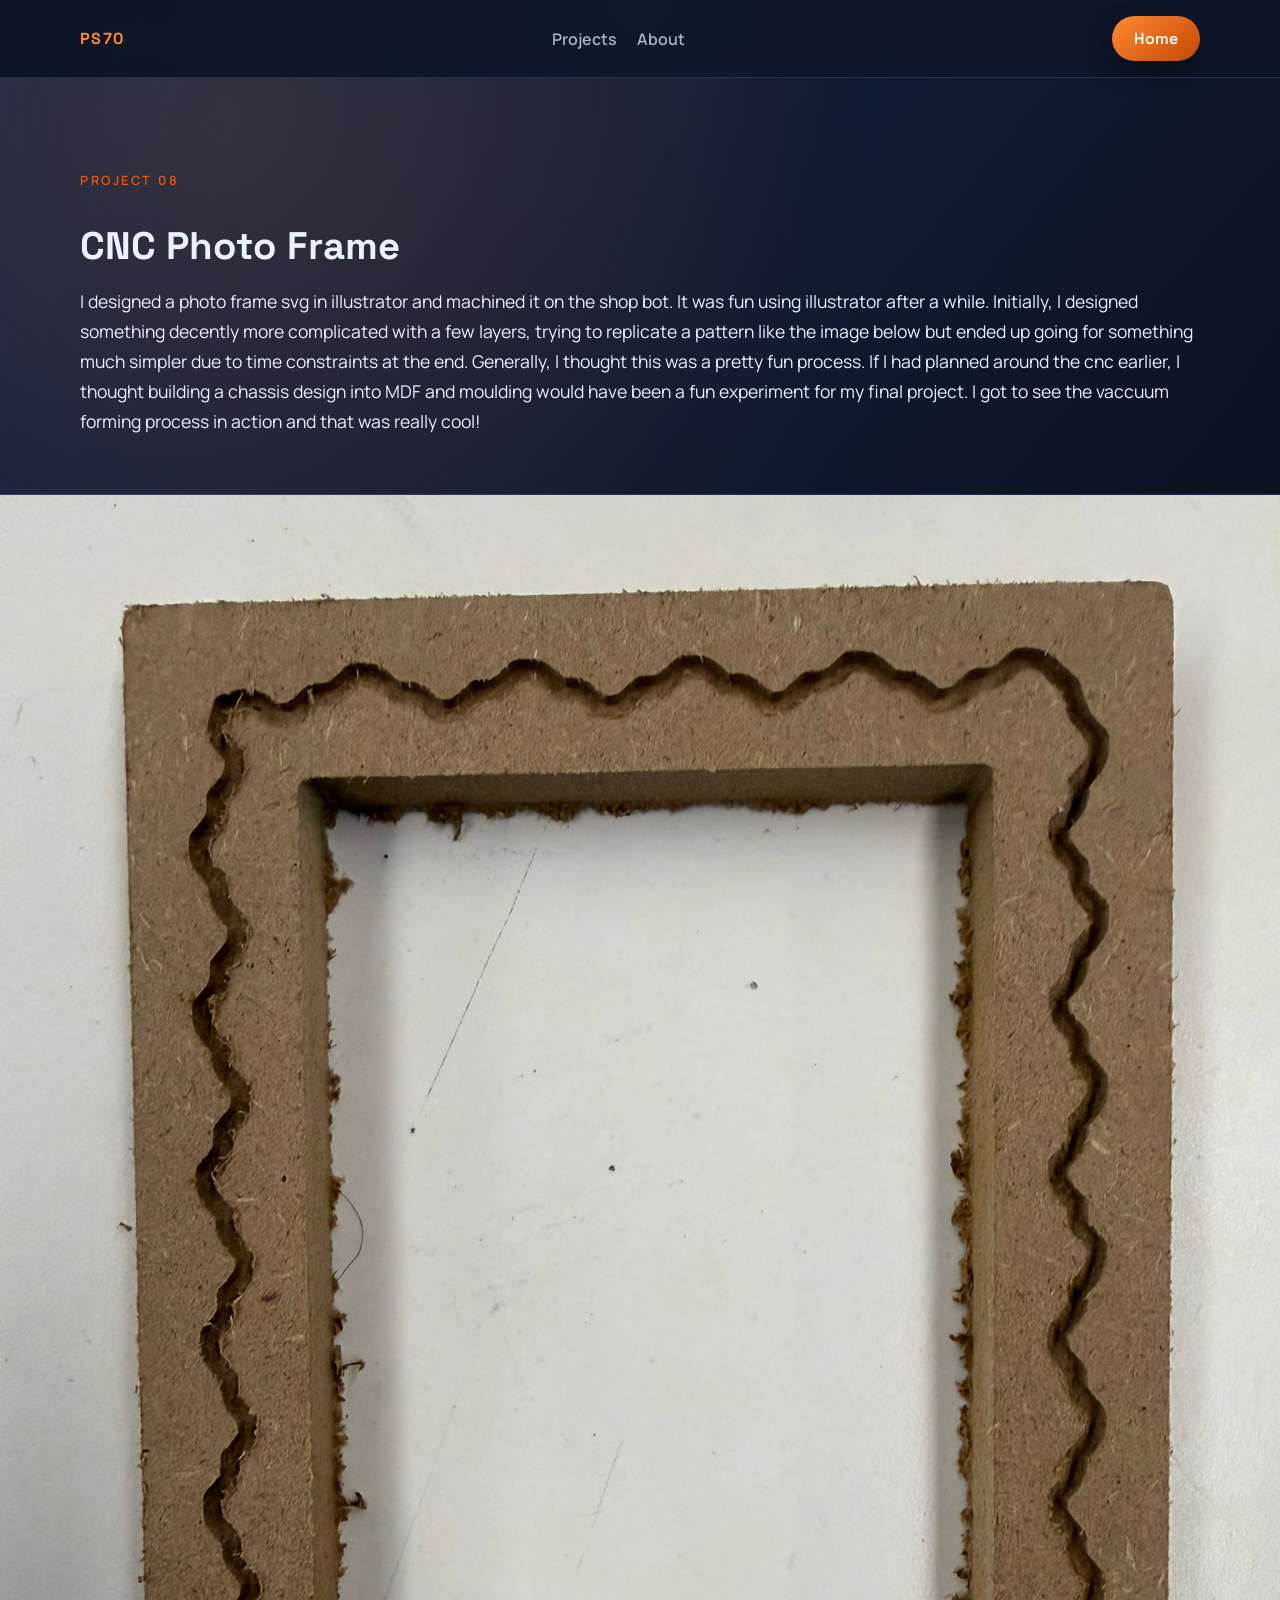
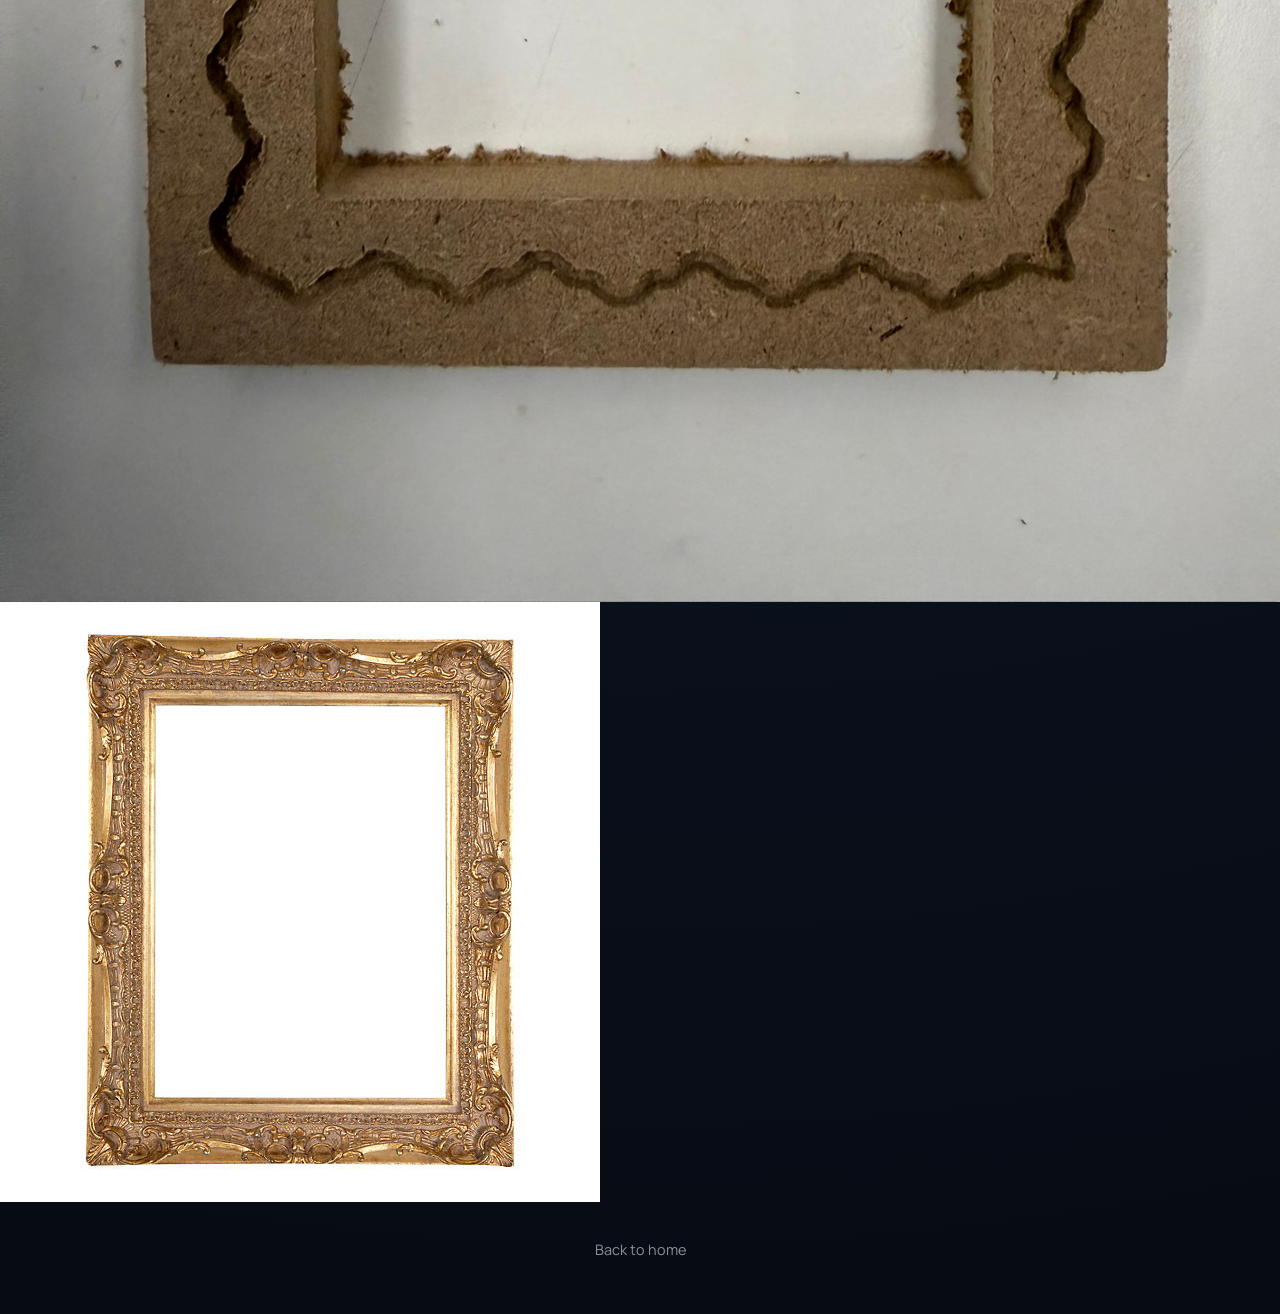
<file: 08_cnc/index.html>
<!doctype html>
<html lang="en">
  <head>
    <meta charset="UTF-8" />
    <meta name="viewport" content="width=device-width, initial-scale=1" />
    <title>CNC · PS70</title>
    <link rel="stylesheet" href="../styles.css" />
  </head>
  <body>
    <header class="site-header">
      <div class="container header-inner">
        <div class="logo">PS70</div>
        <nav class="nav">
          <a href="../index.html#projects">Projects</a>
          <a href="../index.html#about">About</a>
        </nav>
        <a class="btn btn-solid" href="../index.html">Home</a>
      </div>
    </header>

    <section class="project-hero">
      <div class="container">
        <p class="eyebrow">Project 08</p>
        <h1>CNC Photo Frame</h1>
        <p class="lead">
          I designed a photo frame svg in illustrator and machined it on the shop bot. It was fun using illustrator after a while. Initially, I designed something decently more complicated with a few layers, trying to replicate a pattern like the image below but ended up going for something much simpler due to time constraints at the end. Generally, I thought this was a pretty fun process. If I had planned around the cnc earlier, I thought building a chassis design into MDF and moulding would have been a fun experiment for my final project. I got to see the vaccuum forming process in action and that was really cool! 
        </p>
      </div>
    </section>

    <img src="../assets/843C25C4-953D-4CF0-A3E7-C2906F6D7B83_1_102_o.jpeg" alt="CNC Project Image" />
    <img src="../assets/11063031__64956.jpg" alt="CNC Project Image" />

    <!-- <section class="project-content">
      <div class="container info-grid">
        <div class="info-card" data-animate>
          <h3>CAM Setup</h3>
          <p>Document tooling, feeds, and material selection.</p>
        </div>
        <div class="info-card" data-animate>
          <h3>Machining</h3>
          <p>Capture workflow images and machining footage.</p>
        </div>
        <div class="info-card" data-animate>
          <h3>Outcome</h3>
          <p>Share final parts, fit checks, and finishing steps.</p>
        </div>
      </div>
    </section> -->

    <footer class="site-footer">
      <div class="container">
        <p><a href="../index.html">Back to home</a></p>
      </div>
    </footer>

    <script src="../script.js"></script>
  </body>
</html>
</file>
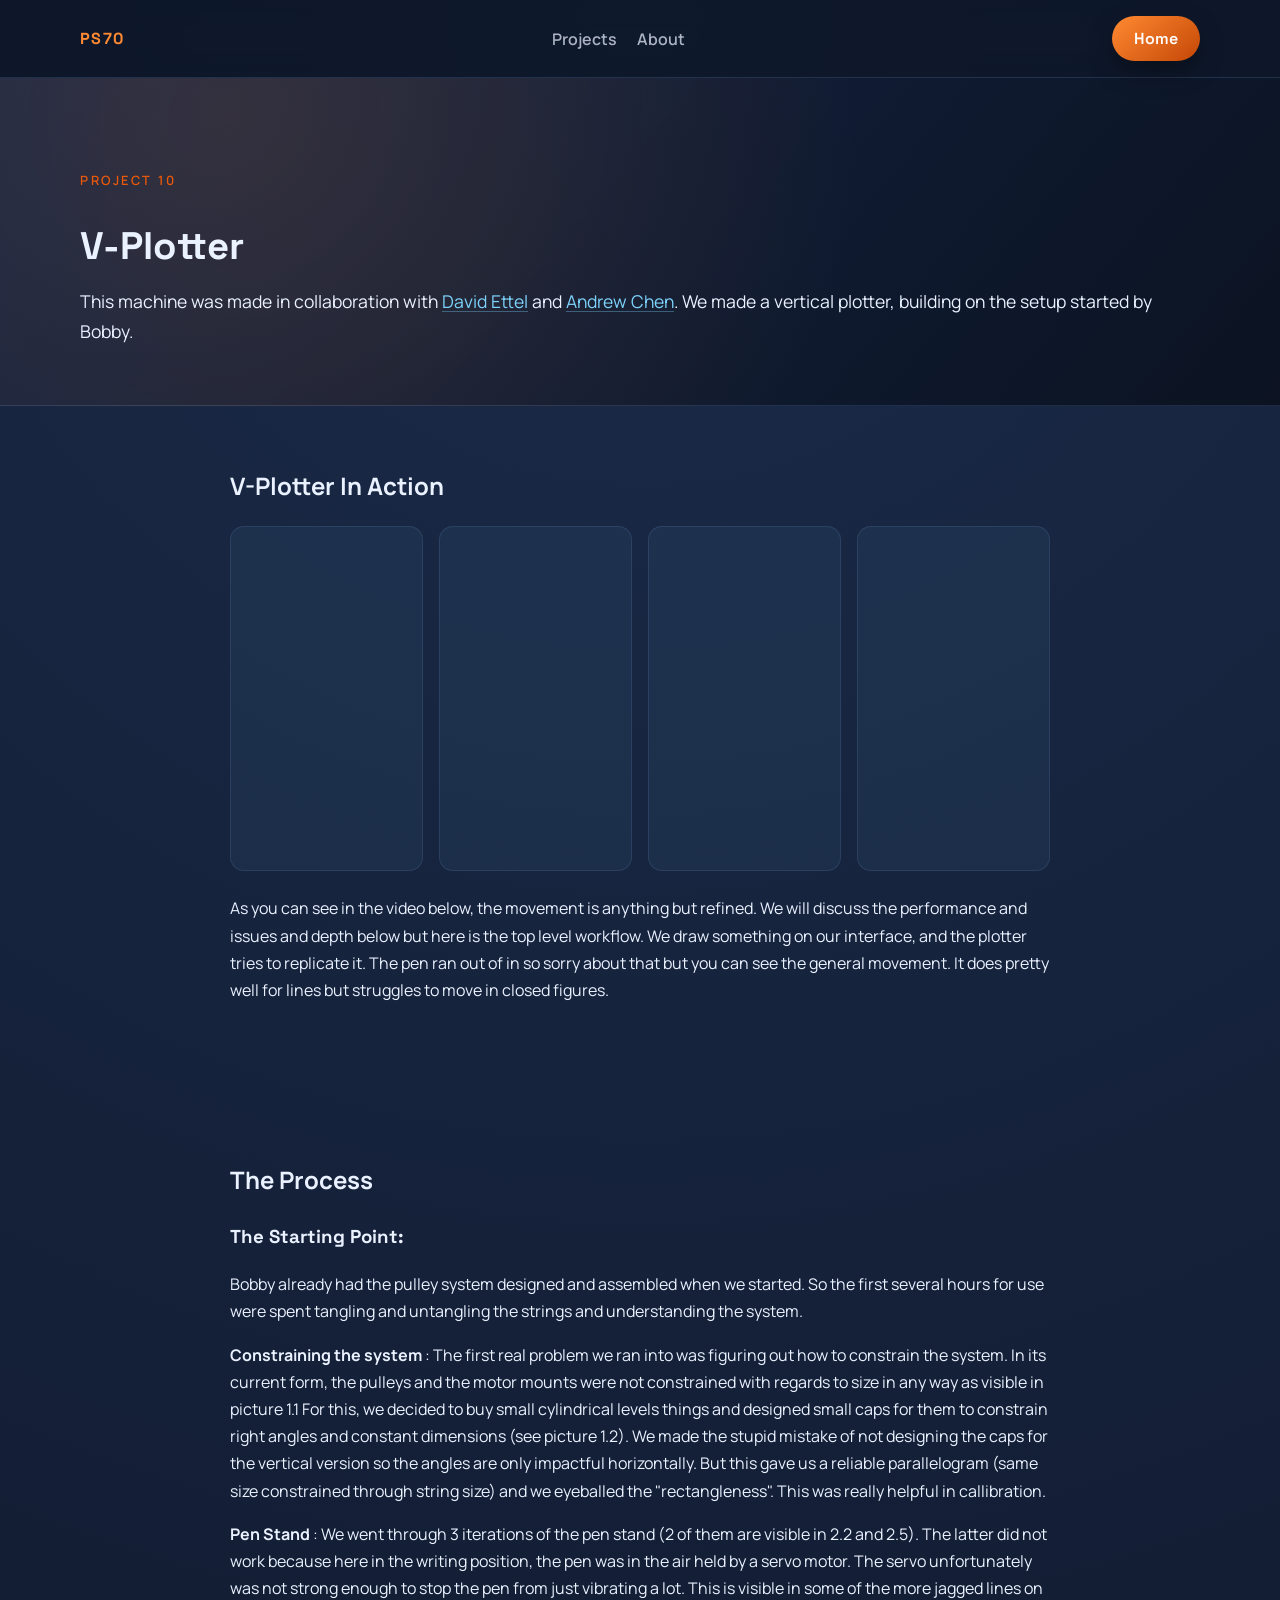
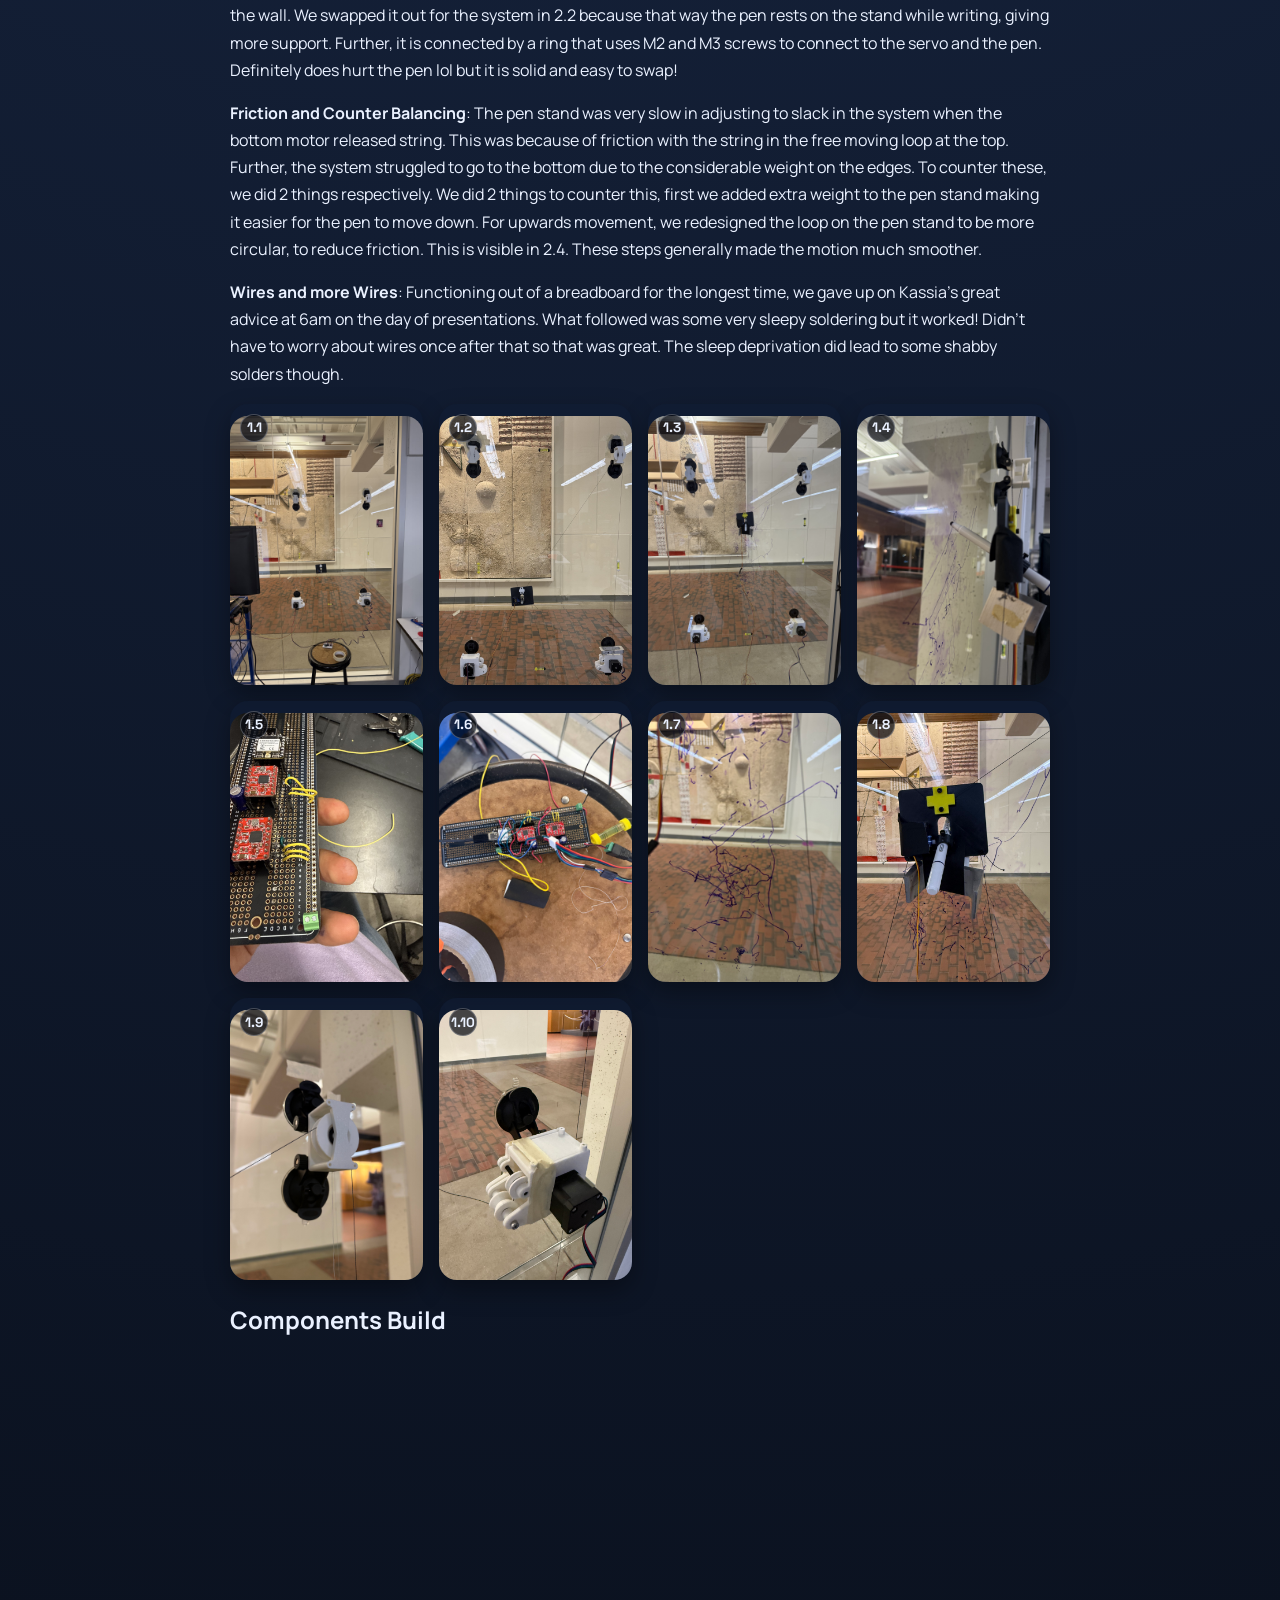
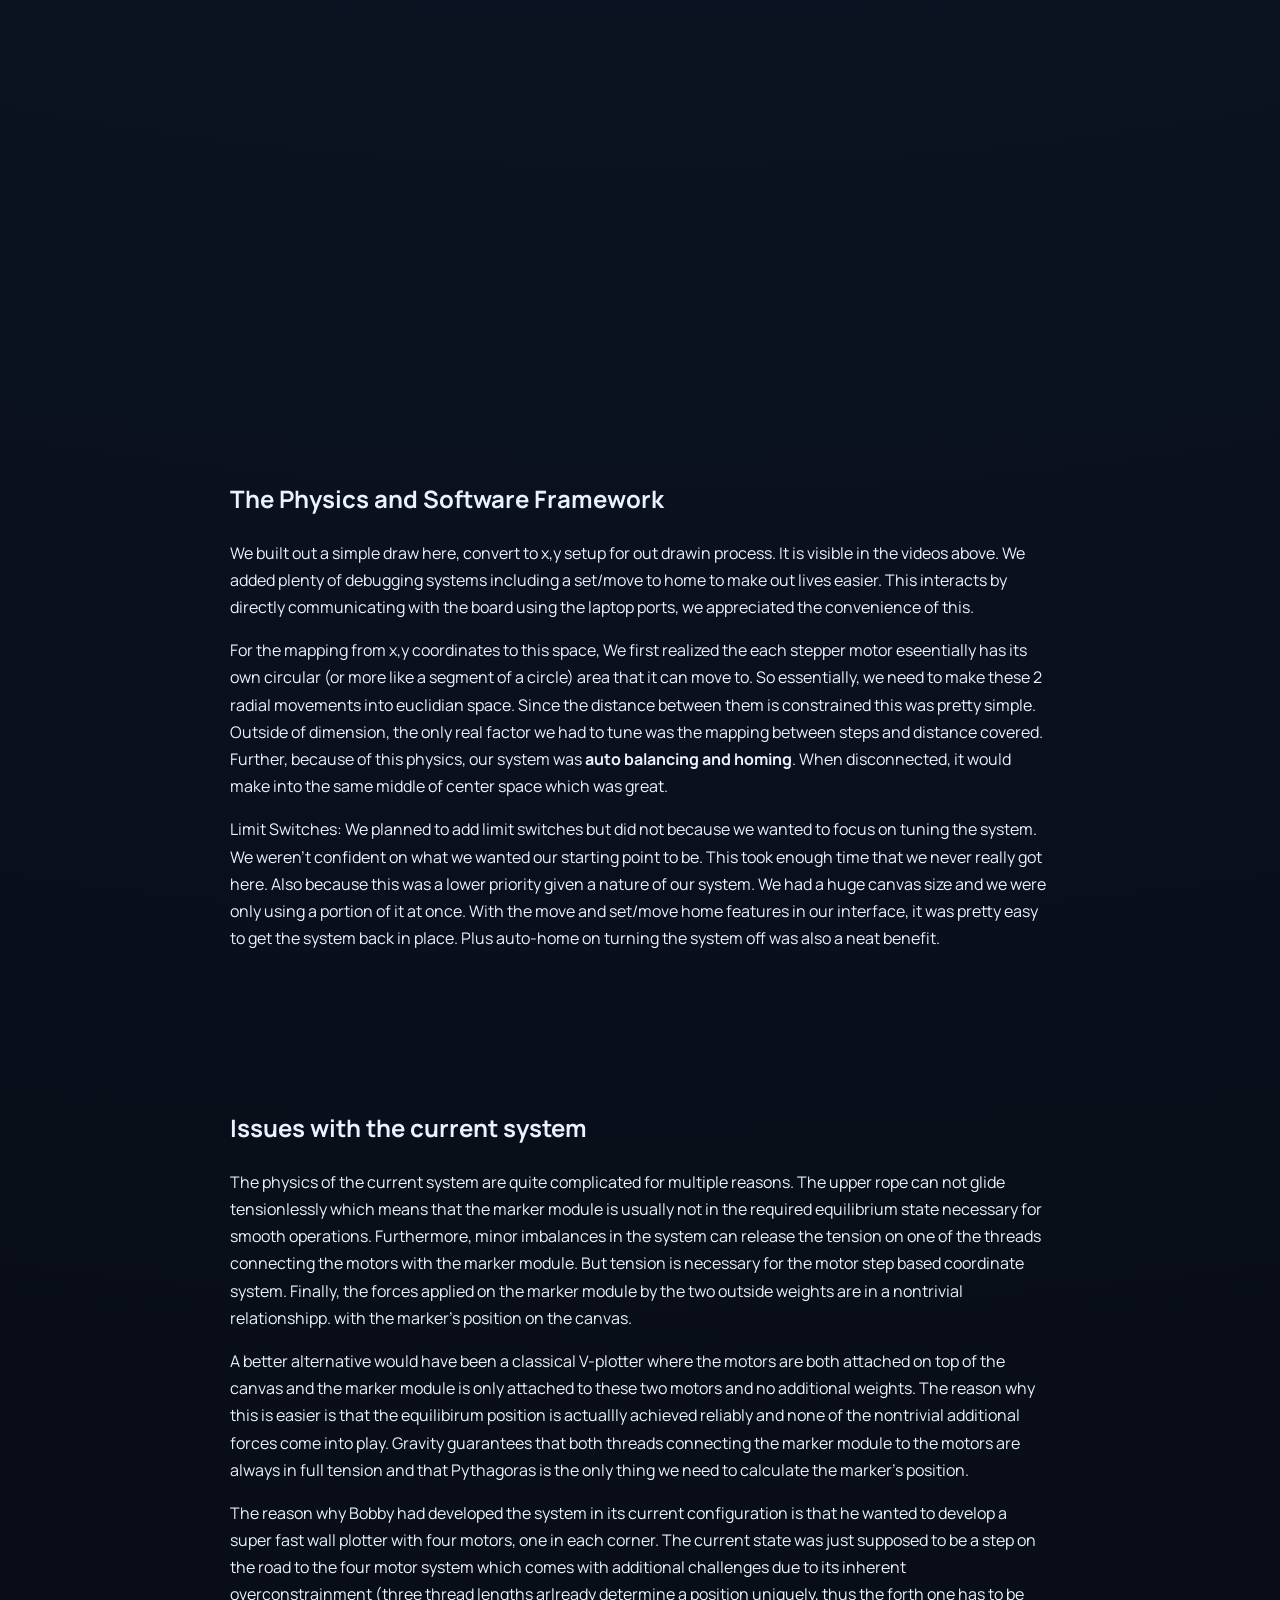
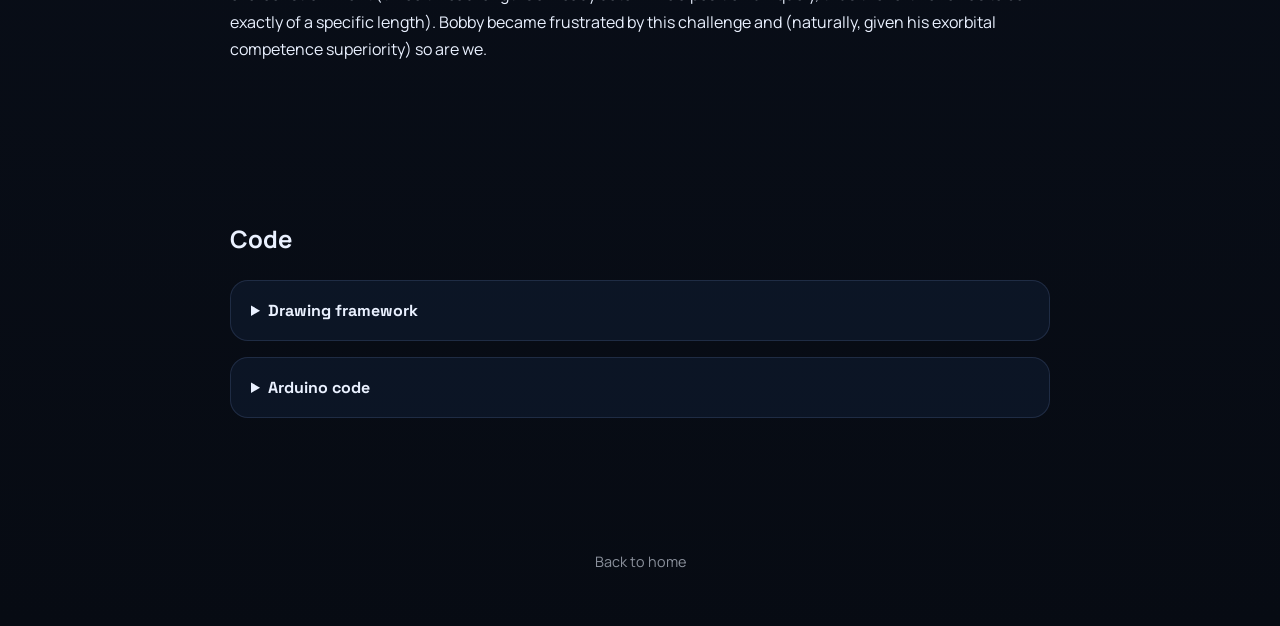
<file: 10_machine/index.html>
<!doctype html>
<html lang="en">
  <head>
    <meta charset="UTF-8" />
    <meta name="viewport" content="width=device-width, initial-scale=1" />
    <title>V-Plotter · PS70</title>
    <link rel="stylesheet" href="../styles.css" />
    <style>
      .vplotter-video-row {
        display: grid;
        grid-template-columns: repeat(auto-fit, minmax(170px, 1fr));
        gap: 16px;
        margin: 18px 0 24px;
      }

      .vplotter-video-row .video-embed {
        margin: 0;
        padding-top: 177.78%;
        border-radius: 14px;
      }
    </style>
  </head>
  <body>
    <header class="site-header">
      <div class="container header-inner">
        <div class="logo">PS70</div>
        <nav class="nav">
          <a href="../index.html#projects">Projects</a>
          <a href="../index.html#about">About</a>
        </nav>
        <a class="btn btn-solid" href="../index.html">Home</a>
      </div>
    </header>

    <section class="project-hero">
      <div class="container">
        <p class="eyebrow">Project 10</p>
        <h1>V-Plotter</h1>
        <p class="lead">
          This machine was made in collaboration with
          <a class="collaborator-link" href="https://ilstudente.github.io/PS70/index.html">David Ettel</a>
          and
          <a class="collaborator-link" href="https://qiqi0124.github.io/PS70/index.html">Andrew Chen</a>.
          We made a vertical plotter, building on the setup started by Bobby. 
        </p>
      </div>
    </section>

    <section class="project-content">
      <div class="container blog-flow">
        <h2>V-Plotter In Action</h2>
        <div class="vplotter-video-row" data-animate>
          <div class="video-embed">
            <iframe
              src="https://www.youtube.com/embed/snSHDkLa49s"
              title="V-Plotter in action 1"
              allow="accelerometer; autoplay; clipboard-write; encrypted-media; gyroscope; picture-in-picture; web-share"
              referrerpolicy="strict-origin-when-cross-origin"
              allowfullscreen
            ></iframe>
          </div>
          <div class="video-embed">
            <iframe
              src="https://www.youtube.com/embed/wLuRyMhaC1c"
              title="V-Plotter in action 2"
              allow="accelerometer; autoplay; clipboard-write; encrypted-media; gyroscope; picture-in-picture; web-share"
              referrerpolicy="strict-origin-when-cross-origin"
              allowfullscreen
            ></iframe>
          </div>
          <div class="video-embed">
            <iframe
              src="https://www.youtube.com/embed/M3cJ1kTjEgU"
              title="V-Plotter in action 3"
              allow="accelerometer; autoplay; clipboard-write; encrypted-media; gyroscope; picture-in-picture; web-share"
              referrerpolicy="strict-origin-when-cross-origin"
              allowfullscreen
            ></iframe>
          </div>
          <div class="video-embed">
            <iframe
              src="https://www.youtube.com/embed/1BipAi7Mus0"
              title="V-Plotter in action 4"
              allow="accelerometer; autoplay; clipboard-write; encrypted-media; gyroscope; picture-in-picture; web-share"
              referrerpolicy="strict-origin-when-cross-origin"
              allowfullscreen
            ></iframe>
          </div>
        </div>
        <p>As you can see in the video below, the movement is anything but refined. We will discuss the performance and issues and depth below but here is the top level workflow. We draw something on our interface, and the plotter tries to replicate it. The pen ran out of in so sorry about that but you can see the general movement. It does pretty well for lines but struggles to move in closed figures.</p>
      </div>
    </section>

    <section class="project-content">
      <div class="container blog-flow">
        <h2>The Process</h2>
        <h3>The Starting Point:</h3>
        <p>Bobby already had the pulley system designed and assembled when we started. So the first several hours for use were spent tangling and untangling the strings and understanding the system. </p>
        <p><strong>Constraining the system </strong>: The first real problem we ran into was figuring out how to constrain the system. In its current form, the pulleys and the motor mounts were not constrained with regards to size in any way as visible in picture 1.1 For this, we decided to buy small cylindrical levels things and designed small caps for them to constrain right angles and constant dimensions (see picture 1.2). We made the stupid mistake of not designing the caps for the vertical version so the angles are only impactful horizontally. But this gave us a reliable parallelogram (same size constrained through string size) and we eyeballed the "rectangleness". This was really helpful in callibration.</p>
        <p><strong>Pen Stand </strong>: We went through 3 iterations of the pen stand (2 of them are visible in 2.2 and 2.5). The latter did not work because here in the writing position, the pen was in the air held by a servo motor. The servo unfortunately was not strong enough to stop the pen from just vibrating a lot. This is visible in some of the more jagged lines on the wall. We swapped it out for the system in 2.2 because that way the pen rests on the stand while writing, giving more support. Further, it is connected by a ring that uses M2 and M3 screws to connect to the servo and the pen. Definitely does hurt the pen lol but it is solid and easy to swap!</p>
        <p><strong>Friction and Counter Balancing</strong>: The pen stand was very slow in adjusting to slack in the system when the bottom motor released string. This was because of friction with the string in the free moving loop at the top. Further, the system struggled to go to the bottom due to the considerable weight on the edges. To counter these, we did 2 things respectively. We did 2 things to counter this, first we added extra weight to the pen stand making it easier for the pen to move down. For upwards movement, we redesigned the loop on the pen stand to be more circular, to reduce friction. This is visible in 2.4. These steps generally made the motion much smoother.</p>
        <p><strong>Wires and more Wires</strong>: Functioning out of a breadboard for the longest time, we gave up on Kassia's great advice at 6am on the day of presentations. What followed was some very sleepy soldering but it worked! Didn't have to worry about wires once after that so that was great. The sleep deprivation did lead to some shabby solders though.</p>

        <div class="simple-gallery" data-animate>
          <img src="../assets/V1.jpg" alt="V-Plotter first build photo 1" />
          <img src="../assets/V2.jpg" alt="V-Plotter first build photo 2" />
          <img src="../assets/V3.jpg" alt="V-Plotter first build photo 3" />
          <img src="../assets/V4.jpg" alt="V-Plotter first build photo 4" />
          <img src="../assets/V5.jpg" alt="V-Plotter first build photo 5" />
          <img src="../assets/V6.jpg" alt="V-Plotter first build photo 6" />
          <img src="../assets/V7.jpg" alt="V-Plotter first build photo 7" />
          <img src="../assets/V8.jpg" alt="V-Plotter first build photo 8" />
          <img src="../assets/V9.jpg" alt="V-Plotter first build photo 9" />
          <img src="../assets/V10.jpg" alt="V-Plotter first build photo 10" />
        </div>
        <h2>Components Build</h2>
        <div class="simple-gallery" data-animate>
          <img src="../assets/2V1.jpg" alt="V-Plotter second build photo 1" />
          <img src="../assets/2V2.jpg" alt="V-Plotter second build photo 2" />
          <img src="../assets/2V3.jpg" alt="V-Plotter second build photo 3" />
          <img src="../assets/2V4.jpg" alt="V-Plotter second build photo 4" />
          <img src="../assets/2V5.jpg" alt="V-Plotter second build photo 5" />
        </div>
      </div>
    </section>

    <section class="project-content">
      <div class="container blog-flow">
        <h2>The Physics and Software Framework</h2>
        <p>We built out a simple draw here, convert to x,y setup for out drawin process. It is visible in the videos above. We added plenty of debugging systems including a set/move to home to make out lives easier. This interacts by directly communicating with the board using the laptop ports, we appreciated the convenience of this.</p>
        <p>For the mapping from x,y coordinates to this space, We first realized the each stepper motor eseentially has its own circular (or more like a segment of a circle) area that it can move to. So essentially, we need to make these 2 radial movements into euclidian space. Since the distance between them is constrained this was pretty simple. Outside of dimension, the only real factor we had to tune was the mapping between steps and distance covered. Further, because of this physics, our system was <strong>auto balancing and homing</strong>. When disconnected, it would make into the same middle of center space which was great.</p>
        <p>Limit Switches: We planned to add limit switches but did not because we wanted to focus on tuning the system. We weren't confident on what we wanted our starting point to be. This took enough time that we never really got here. Also because this was a lower priority given a nature of our system. We had a huge canvas size and we were only using a portion of it at once. With the move and set/move home features in our interface, it was pretty easy to get the system back in place. Plus auto-home on turning the system off was also a neat benefit.</p>
      </div>
    </section>

    <section class="project-content">
      <div class="container blog-flow">
        <h2>Issues with the current system</h2>
        <p>The physics of the current system are quite complicated for multiple reasons. The upper rope can not glide tensionlessly which means that the marker module is usually not in the required equilibrium state necessary for smooth operations. Furthermore, minor imbalances in the system can release the tension on one of the threads connecting the motors with the marker module. But tension is necessary for the motor step based coordinate system. Finally, the forces applied on the marker module by the two outside weights are in a nontrivial relationshipp. with the marker's position on the canvas.</p>
      <p>A better alternative would have been a classical V-plotter where the motors are both attached on top of the canvas and the marker module is only attached to these two motors and no additional weights. The reason why this is easier is that the equilibirum position is actuallly achieved reliably and none of the nontrivial additional forces come into play. Gravity guarantees that both threads connecting the marker module to the motors are always in full tension and that Pythagoras is the only thing we need to calculate the marker's position.</p>
      <p>The reason why Bobby had developed the system in its current configuration is that he wanted to develop a super fast wall plotter with four motors, one in each corner. The current state was just supposed to be a step on the road to the four motor system which comes with additional challenges due to its inherent overconstrainment (three thread lengths arlready determine a position uniquely, thus the forth one has to be exactly of a specific length). Bobby became frustrated by this challenge and (naturally, given his exorbital competence superiority) so are we.</p>
      </div>
    </section>

    <section class="project-content">
      <div class="container blog-flow">
        <h2>Code</h2>
        <details class="code-details">
          <summary>Drawing framework</summary>
          <div class="code-block">
            <pre><code data-code-src="../assets/code/vplotter_ui_v2.html.txt">Loading code...</code></pre>
          </div>
        </details>
        <details class="code-details">
          <summary>Arduino code</summary>
          <div class="code-block">
            <pre><code data-code-src="../assets/code/wallplotter.ino.txt">Loading code...</code></pre>
          </div>
        </details>
      </div>
    </section>

    <footer class="site-footer">
      <div class="container">
        <p><a href="../index.html">Back to home</a></p>
      </div>
    </footer>

    <script src="../script.js"></script>
    <script>
      const lightbox = document.createElement("div");
      lightbox.className = "gallery-lightbox";
      lightbox.innerHTML = `
        <button class="gallery-lightbox-close" type="button" aria-label="Close expanded image">&times;</button>
        <img alt="" />
        <p></p>
      `;
      document.body.appendChild(lightbox);

      const lightboxImage = lightbox.querySelector("img");
      const lightboxCaption = lightbox.querySelector("p");

      function closeLightbox() {
        lightbox.classList.remove("is-open");
        lightboxImage.removeAttribute("src");
        lightboxImage.alt = "";
        lightboxCaption.textContent = "";
      }

      document.querySelectorAll(".simple-gallery").forEach((gallery, galleryIndex) => {
        gallery.querySelectorAll("img").forEach((image, index) => {
          const item = document.createElement("button");
          item.className = "gallery-item";
          item.type = "button";
          item.setAttribute("aria-label", `Expand ${image.alt}`);
          image.parentNode.insertBefore(item, image);
          item.appendChild(image);

          const number = document.createElement("span");
          number.className = "gallery-number";
          number.textContent = `${galleryIndex + 1}.${index + 1}`;
          item.appendChild(number);

          item.addEventListener("click", () => {
            lightboxImage.src = image.src;
            lightboxImage.alt = image.alt;
            lightboxCaption.textContent = image.alt;
            lightbox.classList.add("is-open");
          });
        });
      });

      lightbox.addEventListener("click", (event) => {
        if (event.target === lightbox || event.target.classList.contains("gallery-lightbox-close")) {
          closeLightbox();
        }
      });

      document.addEventListener("keydown", (event) => {
        if (event.key === "Escape") closeLightbox();
      });

      document.querySelectorAll("[data-code-src]").forEach(async (codeBlock) => {
        try {
          const response = await fetch(codeBlock.dataset.codeSrc);
          if (!response.ok) throw new Error(`HTTP ${response.status}`);
          codeBlock.textContent = await response.text();
        } catch (error) {
          codeBlock.textContent = `Unable to load code snippet: ${error.message}`;
        }
      });
    </script>
  </body>
</html>
</file>
<file: styles.css>
@import url("https://fonts.googleapis.com/css2?family=Manrope:wght@300;400;600;700&family=Space+Grotesk:wght@400;600;700&display=swap");

*,
*::before,
*::after {
  box-sizing: border-box;
}

:root {
  --orange-25: #fff6ed;
  --orange-50: #ffe5d2;
  --orange-100: #ffc89b;
  --orange-200: #ffa664;
  --orange-300: #ff8a32;
  --orange-400: #f66d14;
  --orange-500: #e8580a;
  --orange-600: #c44706;
  --orange-700: #9e3704;
  --contrast: #7dd3fc;
  --ink: #eaf1ff;
  --muted: rgba(234, 241, 255, 0.72);
  --muted-2: rgba(234, 241, 255, 0.58);
  --surface: #101d33;
  --surface-2: #142546;
  --border: rgba(146, 186, 255, 0.18);
  --shadow-1: 0 10px 24px rgba(0, 0, 0, 0.35);
  --shadow-2: 0 22px 60px rgba(0, 0, 0, 0.55);
}

html {
  scroll-behavior: smooth;
}

body {
  margin: 0;
  font-family: "Manrope", "Segoe UI", sans-serif;
  color: var(--ink);
  background: radial-gradient(circle at top, #1b2b4a 0%, #0b1220 60%, #070b13 100%);
}

img {
  max-width: 100%;
  display: block;
}

a {
  text-decoration: none;
  color: inherit;
}

.container {
  width: min(1120px, 92vw);
  margin: 0 auto;
}

.site-header {
  position: sticky;
  top: 0;
  z-index: 10;
  backdrop-filter: blur(12px);
  background: rgba(11, 18, 32, 0.72);
  border-bottom: 1px solid rgba(146, 186, 255, 0.16);
}

.header-inner {
  display: flex;
  align-items: center;
  gap: 24px;
  justify-content: space-between;
  padding: 16px 0;
}

.logo {
  font-family: "Space Grotesk", sans-serif;
  font-weight: 700;
  letter-spacing: 0.08em;
  color: var(--orange-300);
}

.nav {
  display: flex;
  gap: 20px;
  font-weight: 600;
}

.nav a {
  color: var(--muted);
  transition: color 0.2s ease;
}

.nav a:hover {
  color: var(--ink);
}

.btn {
  border: none;
  border-radius: 999px;
  padding: 12px 22px;
  font-weight: 600;
  font-family: "Space Grotesk", sans-serif;
  cursor: pointer;
  position: relative;
  overflow: hidden;
  transition: transform 0.2s ease, box-shadow 0.2s ease;
}

.btn-solid {
  background: linear-gradient(140deg, var(--orange-300), var(--orange-600));
  color: white;
  box-shadow: var(--shadow-1);
}

.btn-ghost {
  background: rgba(234, 241, 255, 0.06);
  color: var(--ink);
  border: 1px solid var(--border);
}

.btn:hover {
  transform: translateY(-2px);
  box-shadow: var(--shadow-2);
}

.hero {
  padding: 80px 0 40px;
}

.hero-grid {
  display: grid;
  grid-template-columns: repeat(auto-fit, minmax(280px, 1fr));
  align-items: center;
  gap: 48px;
}

.hero-copy h1 {
  font-family: "Space Grotesk", sans-serif;
  font-size: clamp(2.4rem, 3.6vw, 3.6rem);
  margin: 12px 0 16px;
}

.eyebrow {
  text-transform: uppercase;
  letter-spacing: 0.2em;
  font-size: 0.8rem;
  font-weight: 600;
  color: var(--orange-500);
}

.lead {
  font-size: 1.1rem;
  line-height: 1.7;
}

.hero-actions,
.about-actions,
.contact-actions {
  display: flex;
  flex-wrap: wrap;
  gap: 16px;
  margin-top: 24px;
}

.hero-media {
  background: linear-gradient(145deg, rgba(20, 37, 70, 0.75), rgba(7, 11, 19, 0.65));
  border-radius: 32px;
  padding: 24px;
  box-shadow: var(--shadow-2);
  border: 1px solid rgba(146, 186, 255, 0.14);
}

.projects {
  padding: 60px 0 80px;
}

.section-title h2 {
  font-family: "Space Grotesk", sans-serif;
  font-size: clamp(2rem, 2.6vw, 2.6rem);
  margin-bottom: 10px;
}

.section-title p {
  color: var(--muted);
}

.project-grid {
  display: grid;
  grid-template-columns: repeat(auto-fit, minmax(220px, 1fr));
  gap: 22px;
  margin-top: 32px;
}

.project-card {
  background: var(--surface);
  border-radius: 22px;
  padding: 22px;
  box-shadow: var(--shadow-1);
  border: 1px solid rgba(146, 186, 255, 0.14);
  transition: transform 0.2s ease, box-shadow 0.2s ease;
  position: relative;
}

.project-card:hover {
  transform: translateY(-6px);
  box-shadow: var(--shadow-2);
}

.project-card h3 {
  font-family: "Space Grotesk", sans-serif;
  margin: 10px 0;
}

.project-card p {
  margin: 0;
  color: var(--muted);
}

.tag {
  display: inline-flex;
  align-items: center;
  justify-content: center;
  width: 42px;
  height: 42px;
  border-radius: 14px;
  background: rgba(255, 138, 50, 0.15);
  font-weight: 700;
  color: var(--orange-300);
}

.about {
  padding: 70px 0;
}

.about-grid {
  display: grid;
  grid-template-columns: repeat(auto-fit, minmax(260px, 1fr));
  gap: 36px;
  align-items: center;
}

.about-media {
  background: linear-gradient(160deg, rgba(255, 138, 50, 0.15), rgba(20, 37, 70, 0.7));
  border-radius: 28px;
  padding: 24px;
  box-shadow: var(--shadow-1);
  border: 1px solid rgba(146, 186, 255, 0.14);
}

.about-copy h2 {
  font-family: "Space Grotesk", sans-serif;
  font-size: 2rem;
  margin-bottom: 8px;
}

.role {
  color: var(--contrast);
  font-weight: 600;
  letter-spacing: 0.05em;
}

.contact {
  padding: 60px 0 80px;
}

.contact-card {
  background: linear-gradient(130deg, rgba(20, 37, 70, 0.85), rgba(16, 29, 51, 0.85));
  border-radius: 28px;
  padding: 32px;
  display: flex;
  flex-wrap: wrap;
  gap: 24px;
  align-items: center;
  justify-content: space-between;
  box-shadow: var(--shadow-2);
  border: 1px solid rgba(146, 186, 255, 0.14);
}

.site-footer {
  padding: 24px 0 40px;
  text-align: center;
  font-size: 0.9rem;
  color: var(--muted-2);
}

.project-hero {
  padding: 80px 0 40px;
  background: radial-gradient(circle at 18% 12%, rgba(255, 138, 50, 0.14), transparent 58%),
    linear-gradient(130deg, rgba(20, 37, 70, 0.92), rgba(11, 18, 32, 0.96));
  border-bottom: 1px solid rgba(146, 186, 255, 0.12);
}

.project-hero h1 {
  font-family: "Space Grotesk", sans-serif;
  font-size: clamp(2.2rem, 3vw, 3.2rem);
  margin-bottom: 12px;
}

.project-content {
  padding: 40px 0 80px;
}

.info-grid {
  display: grid;
  grid-template-columns: repeat(auto-fit, minmax(240px, 1fr));
  gap: 22px;
}

.info-card {
  background: var(--surface);
  border-radius: 20px;
  padding: 20px;
  box-shadow: var(--shadow-1);
  border: 1px solid rgba(146, 186, 255, 0.14);
}

.info-card h3 {
  font-family: "Space Grotesk", sans-serif;
  margin-top: 0;
}

.blog-flow {
  line-height: 1.7;
  max-width: 820px;
}

.blog-flow h3,
.blog-flow h4 {
  font-family: "Space Grotesk", sans-serif;
  margin-top: 0;
}

.blog-links {
  display: flex;
  align-items: center;
  gap: 12px;
  margin: 4px 0 8px;
}

.icon-link {
  display: inline-flex;
  align-items: center;
  gap: 8px;
  font-weight: 600;
  color: var(--contrast);
}

.icon-link .material-symbols-rounded {
  font-size: 20px;
  line-height: 1;
}

.blog-meta {
  color: var(--muted-2);
  font-size: 0.95rem;
  margin-top: -6px;
}

.blog-flow img {
  border-radius: 18px;
  margin: 12px 0;
}

.caption {
  color: var(--muted-2);
  font-size: 0.9rem;
  margin-top: 0;
}

.code-block {
  background: rgba(16, 29, 51, 0.78);
  border: 1px solid rgba(146, 186, 255, 0.14);
  border-radius: 18px;
  box-shadow: var(--shadow-1);
  padding: 18px 20px;
  overflow-x: auto;
}

.code-block pre {
  margin: 0;
  font-family: "SFMono-Regular", Consolas, "Liberation Mono", Menlo, monospace;
  font-size: 0.95rem;
  line-height: 1.6;
  color: var(--ink);
}

.code-block pre code {
  background: transparent;
  padding: 0;
  display: block;
}

.code-details {
  margin: 16px 0;
  border: 1px solid rgba(146, 186, 255, 0.14);
  border-radius: 18px;
  background: rgba(16, 29, 51, 0.58);
  overflow: hidden;
}

.code-details summary {
  cursor: pointer;
  padding: 16px 20px;
  font-family: "Space Grotesk", sans-serif;
  font-weight: 700;
  color: var(--ink);
}

.code-details .code-block {
  margin: 0;
  border-width: 1px 0 0;
  border-radius: 0;
  box-shadow: none;
  max-height: 560px;
}

.video-embed {
  position: relative;
  width: 100%;
  padding-top: 56.25%;
  border-radius: 16px;
  overflow: hidden;
  background: rgba(125, 211, 252, 0.06);
  margin: 12px 0;
  border: 1px solid rgba(146, 186, 255, 0.12);
}

.video-embed iframe {
  position: absolute;
  inset: 0;
  width: 100%;
  height: 100%;
  border: 0;
}

.stl-viewer {
  background: rgba(16, 29, 51, 0.7);
  border-radius: 24px;
  padding: 16px;
  border: 1px solid rgba(146, 186, 255, 0.14);
  box-shadow: var(--shadow-1);
}

.stl-viewer canvas {
  width: 100%;
  min-height: 360px;
  display: block;
  border-radius: 18px;
}

.simple-gallery {
  display: grid;
  grid-template-columns: repeat(auto-fit, minmax(180px, 1fr));
  gap: 16px;
}

.gallery-item {
  position: relative;
  display: block;
  width: 100%;
  min-height: 180px;
  padding: 0;
  border: 0;
  border-radius: 18px;
  background: rgba(16, 29, 51, 0.65);
  box-shadow: var(--shadow-1);
  cursor: zoom-in;
  overflow: hidden;
}

.simple-gallery img {
  width: 100%;
  height: 100%;
  display: block;
  object-fit: cover;
  border-radius: 18px;
  background: rgba(16, 29, 51, 0.65);
  transition: transform 0.25s ease, filter 0.25s ease;
}

.gallery-item:hover img,
.gallery-item:focus-visible img {
  transform: scale(1.04);
  filter: brightness(1.08);
}

.gallery-number {
  position: absolute;
  top: 10px;
  left: 10px;
  min-width: 28px;
  height: 28px;
  display: inline-flex;
  align-items: center;
  justify-content: center;
  border-radius: 999px;
  background: rgba(7, 11, 19, 0.72);
  border: 1px solid rgba(234, 241, 255, 0.28);
  color: var(--ink);
  font-family: "Space Grotesk", sans-serif;
  font-size: 0.85rem;
  font-weight: 700;
  line-height: 1;
  pointer-events: none;
}

.gallery-lightbox {
  position: fixed;
  inset: 0;
  z-index: 100;
  display: none;
  align-items: center;
  justify-content: center;
  padding: 28px;
  background: rgba(7, 11, 19, 0.88);
  backdrop-filter: blur(10px);
}

.gallery-lightbox.is-open {
  display: flex;
}

.gallery-lightbox img {
  max-width: min(92vw, 1200px);
  max-height: 82vh;
  border-radius: 20px;
  box-shadow: var(--shadow-2);
  object-fit: contain;
}

.gallery-lightbox p {
  position: absolute;
  left: 50%;
  bottom: 20px;
  transform: translateX(-50%);
  margin: 0;
  color: var(--muted);
  font-size: 0.95rem;
}

.gallery-lightbox-close {
  position: absolute;
  top: 18px;
  right: 22px;
  width: 44px;
  height: 44px;
  border: 1px solid rgba(234, 241, 255, 0.28);
  border-radius: 999px;
  background: rgba(16, 29, 51, 0.78);
  color: var(--ink);
  cursor: pointer;
  font-size: 2rem;
  line-height: 1;
}

.ripple {
  position: absolute;
  border-radius: 50%;
  transform: scale(0);
  animation: ripple 0.6s linear;
  background-color: rgba(234, 241, 255, 0.28);
  pointer-events: none;
}

.blog-flow a,
.project-content a {
  color: var(--contrast);
  text-decoration: underline;
  text-decoration-color: rgba(125, 211, 252, 0.35);
  text-underline-offset: 3px;
}

.blog-flow a:hover,
.project-content a:hover {
  text-decoration-color: rgba(125, 211, 252, 0.7);
}

.project-hero .collaborator-link {
  color: var(--contrast);
  text-decoration: underline;
  text-decoration-color: rgba(125, 211, 252, 0.35);
  text-underline-offset: 3px;
  transition: color 0.2s ease, text-decoration-color 0.2s ease;
}

.project-hero .collaborator-link:hover {
  color: var(--orange-300);
  text-decoration-color: rgba(255, 138, 50, 0.75);
}

[data-animate] {
  opacity: 0;
  transform: translateY(18px);
  transition: opacity 0.6s ease, transform 0.6s ease;
}

[data-animate].in-view {
  opacity: 1;
  transform: translateY(0);
}

@keyframes ripple {
  to {
    transform: scale(4);
    opacity: 0;
  }
}

@media (max-width: 820px) {
  .nav {
    display: none;
  }

  .hero {
    padding-top: 56px;
  }
}

@media (prefers-reduced-motion: reduce) {
  *,
  *::before,
  *::after {
    animation-duration: 0.01ms !important;
    animation-iteration-count: 1 !important;
    transition-duration: 0.01ms !important;
  }
}
</file>
